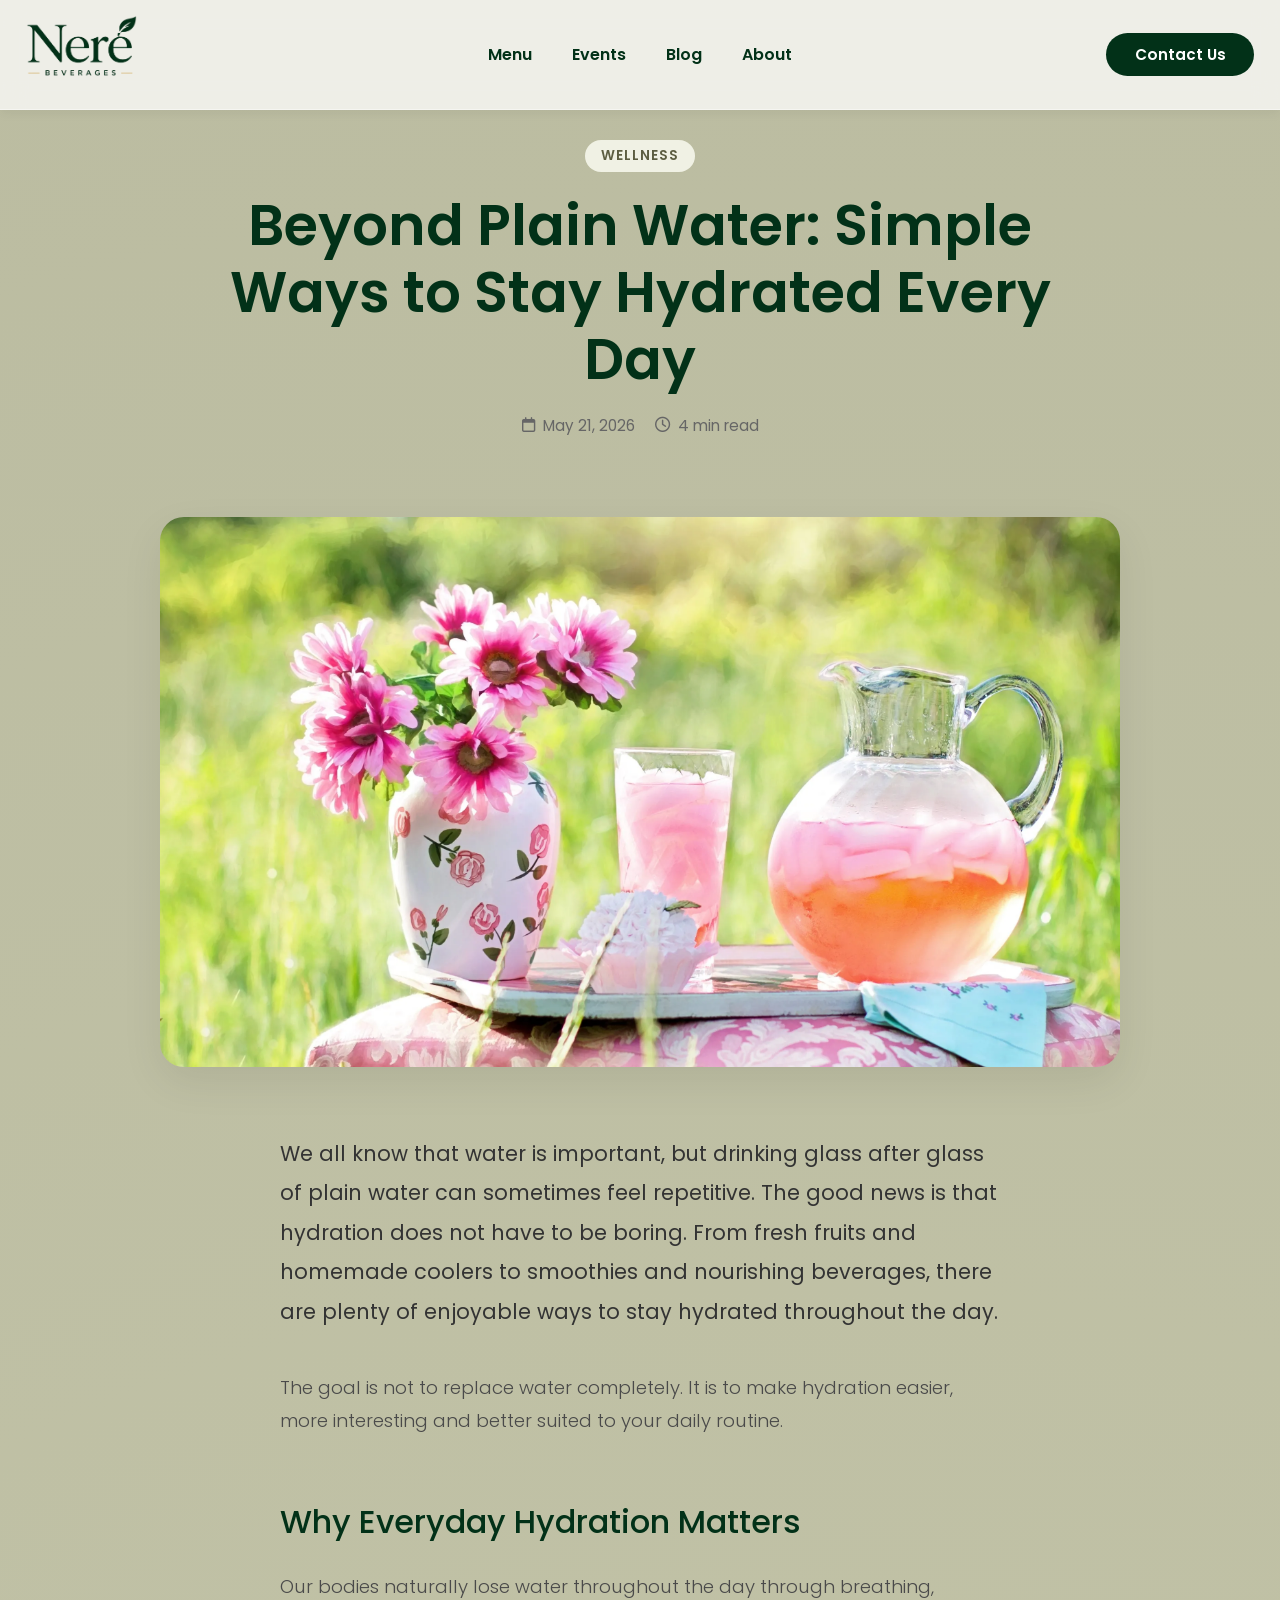
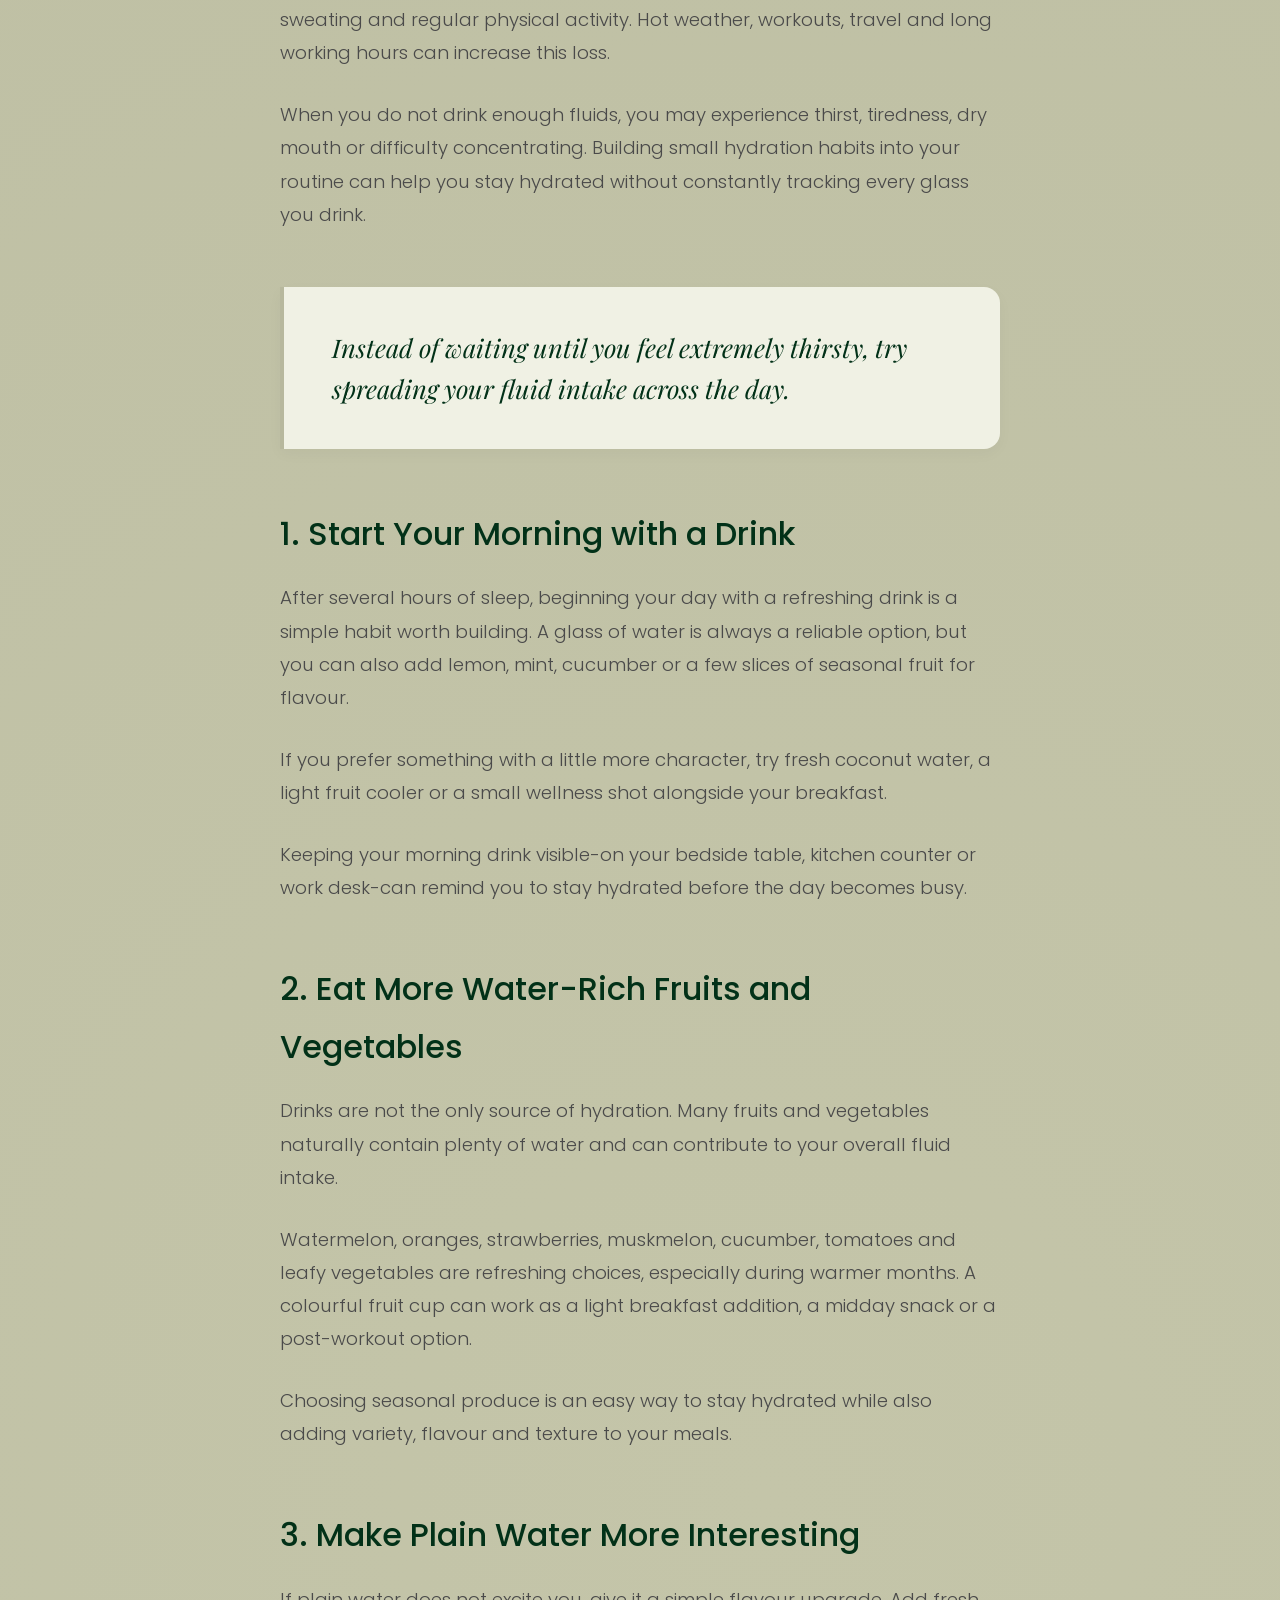
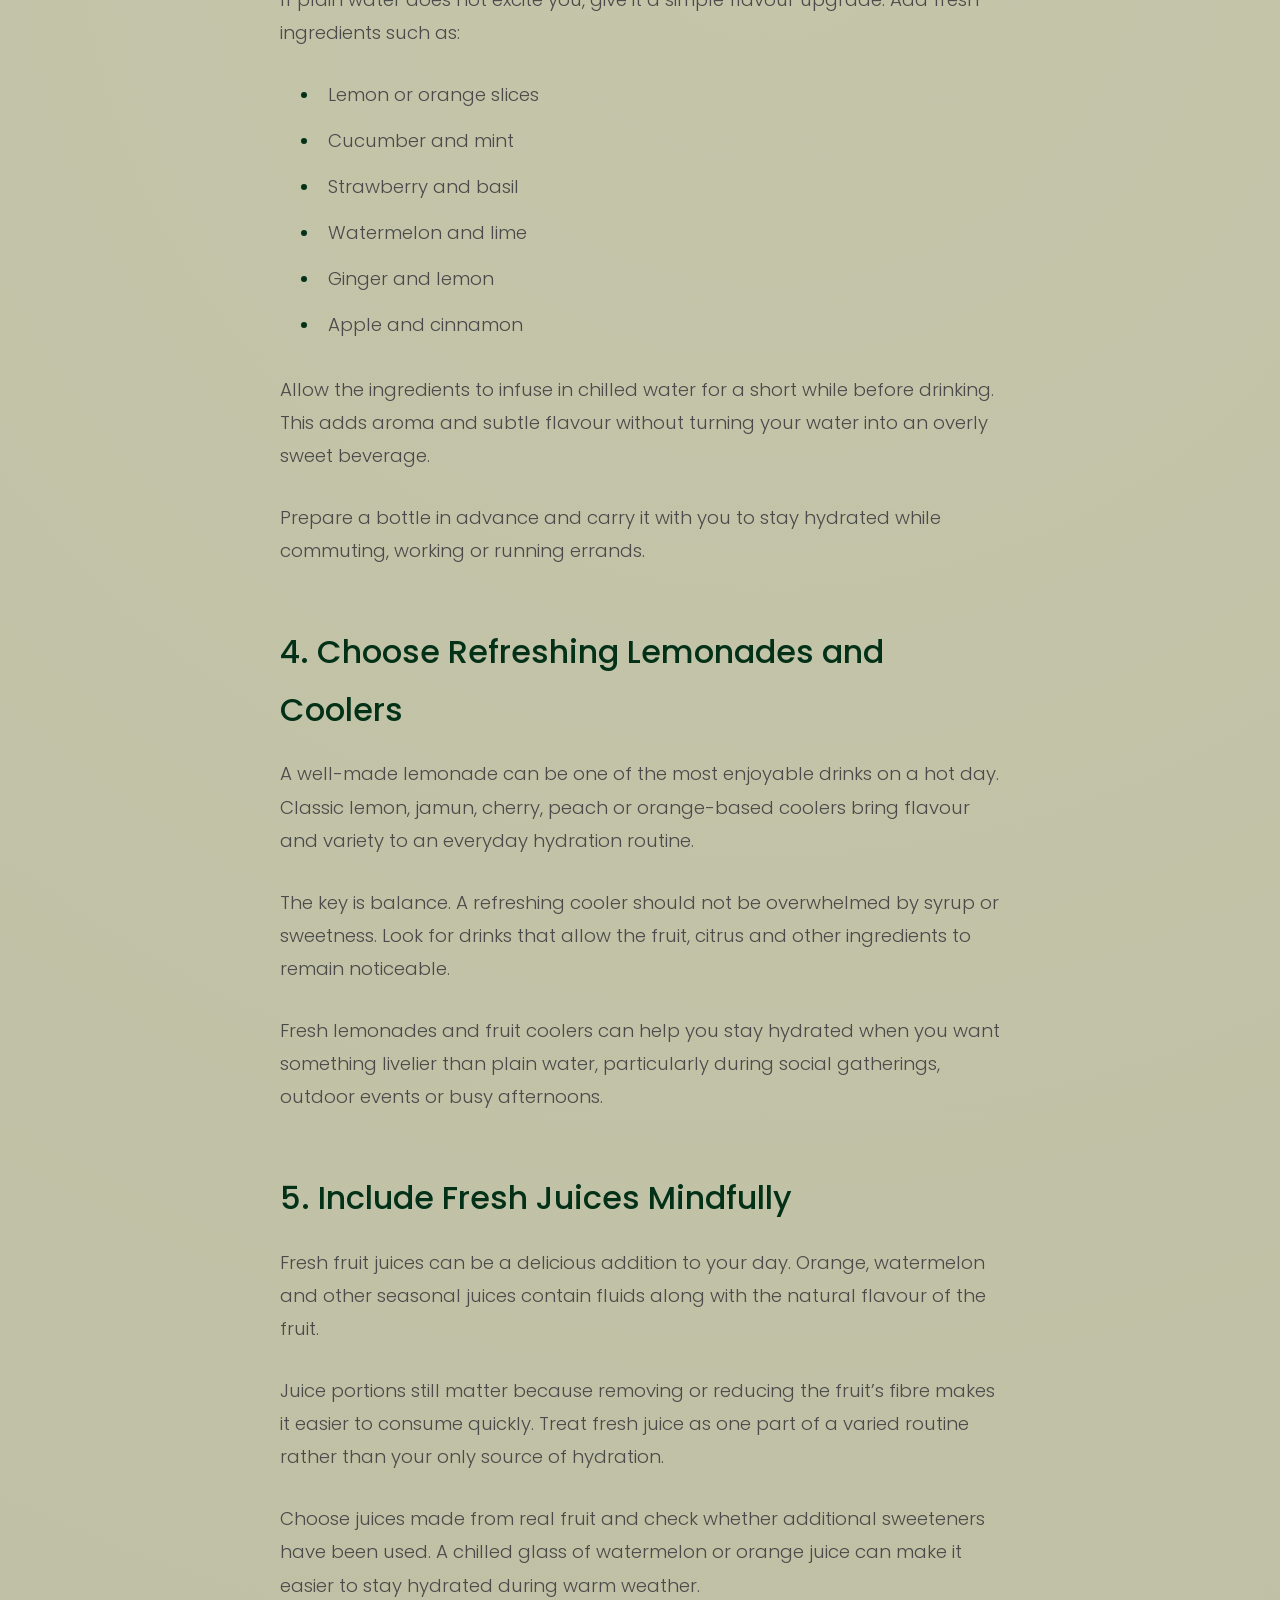
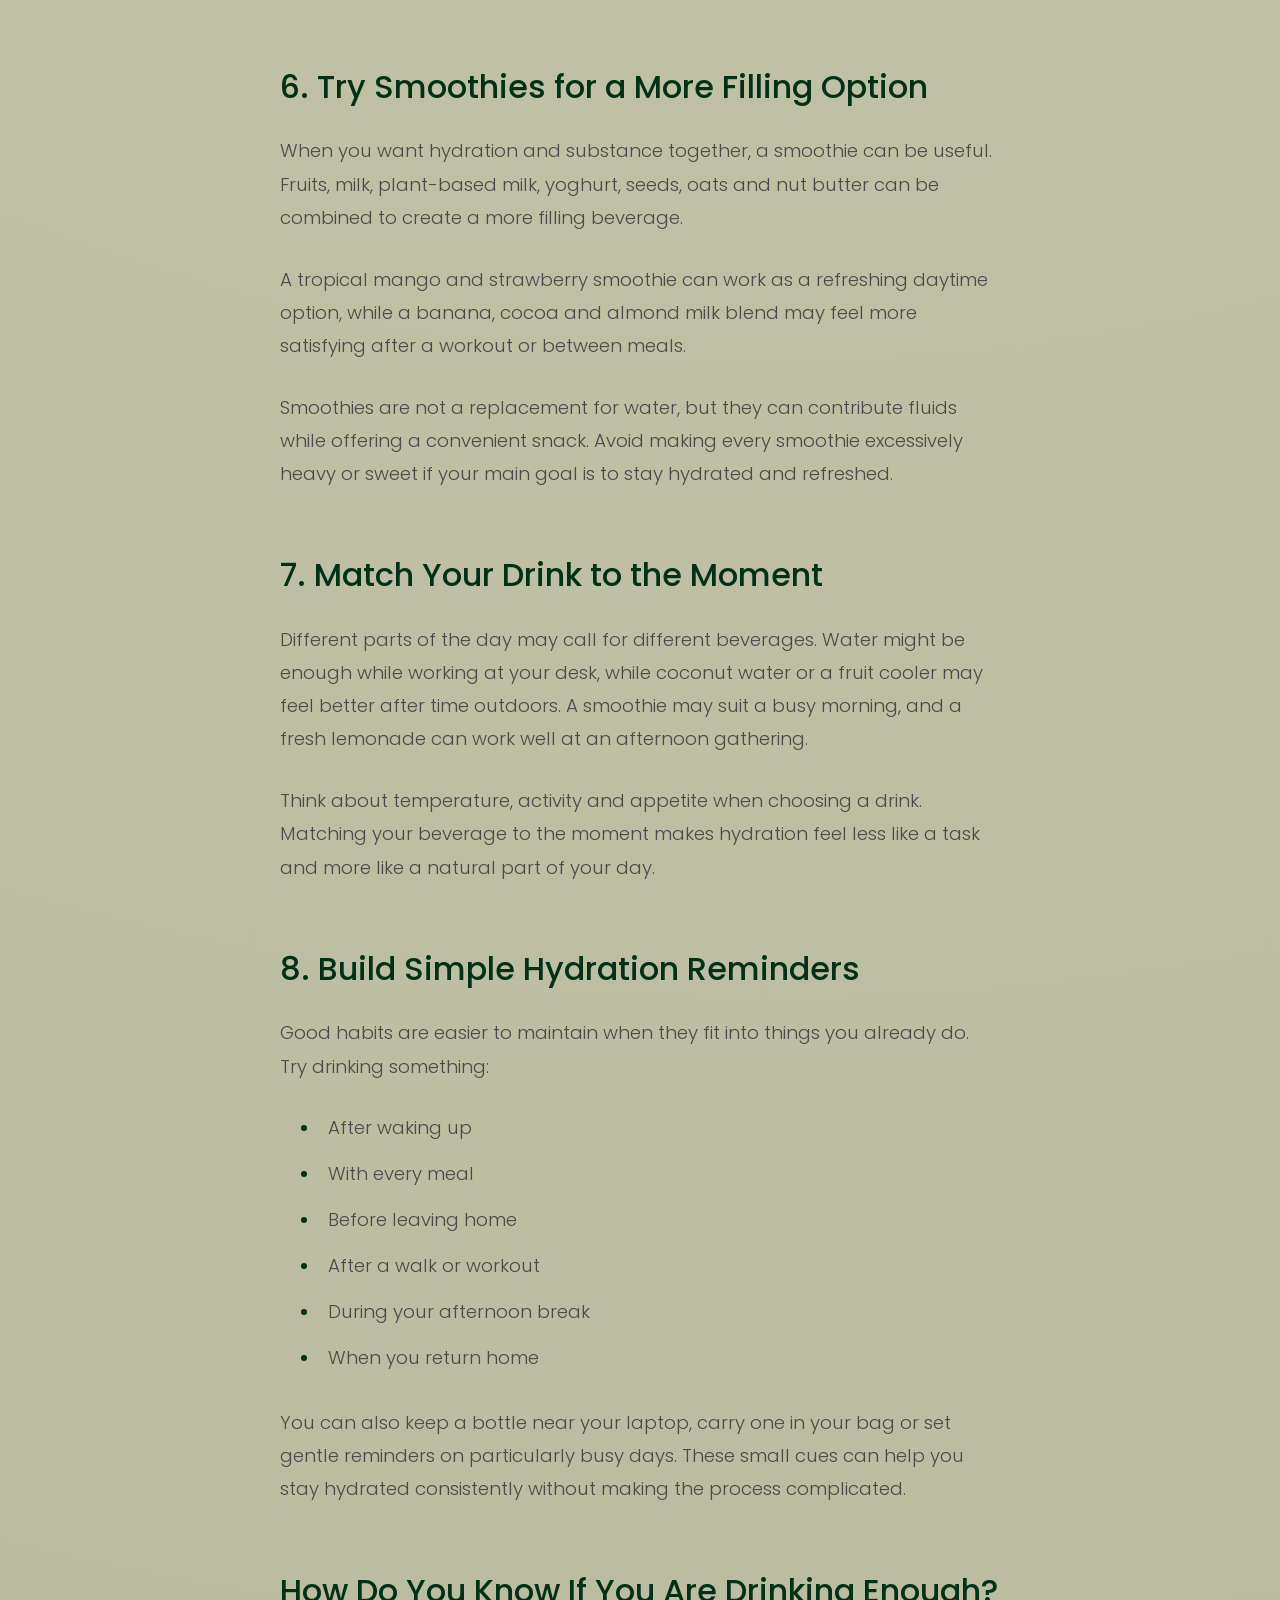
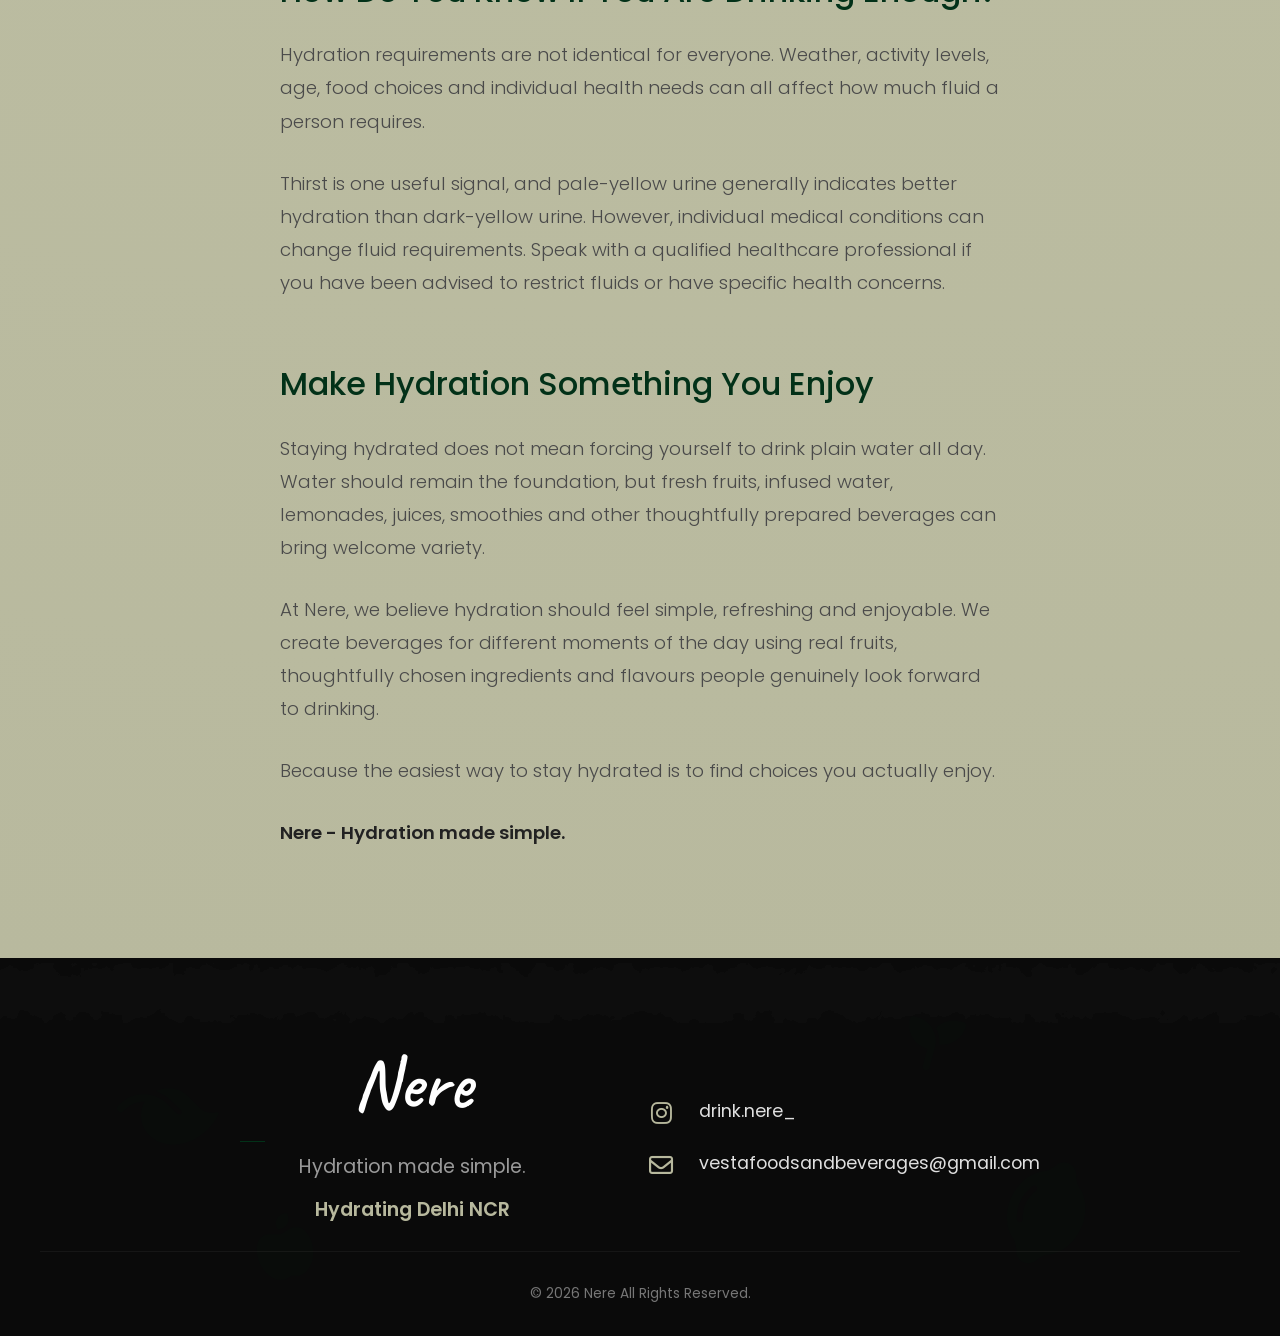
<file: beyond-plain-water.html>
<!DOCTYPE html>
<html lang="en">
<head>
    <meta charset="UTF-8">
    <meta name="viewport" content="width=device-width, initial-scale=1.0">
    <title>Beyond Plain Water: Simple Ways to Stay Hydrated Every Day | Nere</title>
    <meta name="description" content="Discover simple and enjoyable ways to stay hydrated every day—from fresh fruits and juices to smoothies, lemonades and smarter daily habits.">
    <link rel="stylesheet" href="style.css">
    <!-- Google Fonts for typography -->
    <link rel="preconnect" href="https://fonts.googleapis.com">
    <link rel="preconnect" href="https://fonts.gstatic.com" crossorigin>
    <link href="https://fonts.googleapis.com/css2?family=Caveat:wght@700&family=Poppins:wght@300;400;500;600&family=Playfair+Display:ital,wght@0,600;1,600&display=swap" rel="stylesheet">
    <link rel="stylesheet" href="https://cdnjs.cloudflare.com/ajax/libs/font-awesome/6.4.0/css/all.min.css">
    <link rel="icon" type="image/png" href="images/logo.png">
    <style>
        body {
            background-color: #fbfbfb;
        }
        .blog-header-section {
            padding: 140px 20px 40px 20px;
            text-align: center;
            max-width: 900px;
            margin: 0 auto;
        }
        .blog-header-section .blog-tag {
            display: inline-block;
            background-color: #f0f1e4;
            color: #5c5d41;
            padding: 6px 16px;
            border-radius: 50px;
            font-size: 0.85rem;
            font-weight: 600;
            letter-spacing: 1px;
            margin-bottom: 20px;
        }
        .blog-header-section h1 {
            font-size: 3.5rem;
            color: #023118;
            margin-bottom: 20px;
            font-family: 'Poppins', sans-serif;
            font-weight: 600;
            line-height: 1.2;
        }
        .blog-header-meta {
            display: flex;
            justify-content: center;
            align-items: center;
            gap: 20px;
            color: #666;
            font-size: 0.95rem;
            margin-bottom: 40px;
        }
        .blog-header-meta span {
            display: flex;
            align-items: center;
            gap: 8px;
        }
        .blog-thumbnail {
            max-width: 1000px;
            margin: 0 auto 60px auto;
            padding: 0 20px;
        }
        .blog-thumbnail img {
            width: 100%;
            height: auto;
            border-radius: 24px;
            box-shadow: 0 15px 40px rgba(0, 0, 0, 0.08);
            object-fit: cover;
            max-height: 550px;
        }
        .blog-post-content {
            max-width: 760px;
            margin: 0 auto;
            padding: 0 20px 80px 20px;
            font-family: 'Poppins', sans-serif;
            color: #4a4a4a;
            line-height: 1.8;
            font-size: 1.15rem;
            font-weight: 300;
        }
        .blog-post-content h2 {
            font-size: 2rem;
            color: #023118;
            margin-top: 3.5rem;
            margin-bottom: 1.2rem;
            font-weight: 500;
        }
        .blog-post-content h3 {
            font-size: 1.5rem;
            color: #023118;
            margin-top: 2.5rem;
            margin-bottom: 1rem;
            font-weight: 500;
        }
        .blog-post-content p {
            margin-bottom: 1.8rem;
        }
        .blog-post-content .lead-paragraph {
            font-size: 1.3rem;
            color: #333;
            line-height: 1.9;
            margin-bottom: 2.5rem;
            font-weight: 400;
        }
        .blog-post-content ul {
            margin-bottom: 2rem;
            padding-left: 2.5rem;
            list-style-type: disc;
        }
        .blog-post-content ol {
            margin-bottom: 2rem;
            padding-left: 2.5rem;
            list-style-type: decimal;
        }
        .blog-post-content li {
            margin-bottom: 0.8rem;
            padding-left: 0.5rem;
        }
        .blog-post-content li::marker {
            color: #023118;
            font-weight: 600;
        }
        .blog-post-content strong {
            font-weight: 600;
            color: #222;
        }
        .blog-post-content a {
            color: #797a5b;
            text-decoration: underline;
            text-decoration-color: rgba(121, 122, 91, 0.3);
            text-underline-offset: 4px;
            transition: all 0.3s ease;
        }
        .blog-post-content a:hover {
            color: #023118;
            text-decoration-color: #023118;
        }
        .blog-quote {
            background-color: #f0f1e4;
            border-left: 4px solid #b7b89d;
            padding: 2.5rem 3rem;
            border-radius: 0 16px 16px 0;
            margin: 3.5rem 0;
            font-family: 'Playfair Display', serif;
            font-size: 1.6rem;
            color: #023118;
            line-height: 1.6;
            font-style: italic;
            box-shadow: 0 5px 15px rgba(0,0,0,0.03);
        }
        .blog-sources {
            margin-top: 4rem;
            padding-top: 2rem;
            border-top: 1px solid #e0e0e0;
            font-size: 0.95rem;
            color: #777;
        }
        @media (max-width: 768px) {
            .blog-header-section h1 {
                font-size: 2.5rem;
            }
            .blog-thumbnail {
                margin-bottom: 40px;
            }
            .blog-post-content {
                font-size: 1.05rem;
            }
            .blog-post-content h2 {
                font-size: 1.6rem;
            }
            .blog-quote {
                padding: 1.5rem;
                font-size: 1.3rem;
            }
        }
    </style>
</head>
<body>
    <!-- Navbar from index.html / previous pages -->
    <header class="navbar">
        <div class="logo">
            <a href="index.html">
                <img src="images/logo.png" alt="Foodily Logo" class="logo-img">
            </a>
        </div>
        <button class="mobile-menu-btn"
            onclick="document.querySelector('.nav-links').classList.toggle('active'); this.classList.toggle('open');">
            <span></span>
            <span></span>
            <span></span>
        </button>
        <nav class="nav-links">
            <a href="index.html#menu"
                onclick="document.querySelector('.nav-links').classList.remove('active'); document.querySelector('.mobile-menu-btn').classList.remove('open');">Menu</a>
            <a href="index.html#events"
                onclick="document.querySelector('.nav-links').classList.remove('active'); document.querySelector('.mobile-menu-btn').classList.remove('open');">Events</a>
            <a href="index.html#blog"
                onclick="document.querySelector('.nav-links').classList.remove('active'); document.querySelector('.mobile-menu-btn').classList.remove('open');">Blog</a>
            <a href="index.html#about"
                onclick="document.querySelector('.nav-links').classList.remove('active'); document.querySelector('.mobile-menu-btn').classList.remove('open');">About</a>
            <a href="index.html#contact" class="mobile-contact-link"
                onclick="document.querySelector('.nav-links').classList.remove('active'); document.querySelector('.mobile-menu-btn').classList.remove('open');">Contact
                Us</a>
        </nav>
        <a href="index.html#contact" class="nav-contact-btn" style="text-decoration: none;">Contact Us</a>
    </header>

    <article>
        <div class="blog-header-section">
            <span class="blog-tag">WELLNESS</span>
            <h1>Beyond Plain Water: Simple Ways to Stay Hydrated Every Day</h1>
            <div class="blog-header-meta">
                <span><i class="far fa-calendar"></i> May 21, 2026</span>
                <span><i class="far fa-clock"></i> 4 min read</span>
            </div>
        </div>

        <div class="blog-thumbnail">
            <img src="images/Beyondplainwater.jpg.webp" alt="Banana Smoothie - Wellness">
        </div>

        <div class="blog-post-content">
            <p class="lead-paragraph">We all know that water is important, but drinking glass after glass of plain water can sometimes feel repetitive. The good news is that hydration does not have to be boring. From fresh fruits and homemade coolers to smoothies and nourishing beverages, there are plenty of enjoyable ways to stay hydrated throughout the day.</p>
            
            <p>The goal is not to replace water completely. It is to make hydration easier, more interesting and better suited to your daily routine.</p>

            <h2>Why Everyday Hydration Matters</h2>
            <p>Our bodies naturally lose water throughout the day through breathing, sweating and regular physical activity. Hot weather, workouts, travel and long working hours can increase this loss.</p>
            <p>When you do not drink enough fluids, you may experience thirst, tiredness, dry mouth or difficulty concentrating. Building small hydration habits into your routine can help you stay hydrated without constantly tracking every glass you drink.</p>
            <div class="blog-quote">
                Instead of waiting until you feel extremely thirsty, try spreading your fluid intake across the day.
            </div>

            <h2>1. Start Your Morning with a Drink</h2>
            <p>After several hours of sleep, beginning your day with a refreshing drink is a simple habit worth building. A glass of water is always a reliable option, but you can also add lemon, mint, cucumber or a few slices of seasonal fruit for flavour.</p>
            <p>If you prefer something with a little more character, try fresh coconut water, a light fruit cooler or a small wellness shot alongside your breakfast.</p>
            <p>Keeping your morning drink visible-on your bedside table, kitchen counter or work desk-can remind you to stay hydrated before the day becomes busy.</p>

            <h2>2. Eat More Water-Rich Fruits and Vegetables</h2>
            <p>Drinks are not the only source of hydration. Many fruits and vegetables naturally contain plenty of water and can contribute to your overall fluid intake.</p>
            <p>Watermelon, oranges, strawberries, muskmelon, cucumber, tomatoes and leafy vegetables are refreshing choices, especially during warmer months. A colourful fruit cup can work as a light breakfast addition, a midday snack or a post-workout option.</p>
            <p>Choosing seasonal produce is an easy way to stay hydrated while also adding variety, flavour and texture to your meals.</p>

            <h2>3. Make Plain Water More Interesting</h2>
            <p>If plain water does not excite you, give it a simple flavour upgrade. Add fresh ingredients such as:</p>
            <ul>
                <li>Lemon or orange slices</li>
                <li>Cucumber and mint</li>
                <li>Strawberry and basil</li>
                <li>Watermelon and lime</li>
                <li>Ginger and lemon</li>
                <li>Apple and cinnamon</li>
            </ul>
            <p>Allow the ingredients to infuse in chilled water for a short while before drinking. This adds aroma and subtle flavour without turning your water into an overly sweet beverage.</p>
            <p>Prepare a bottle in advance and carry it with you to stay hydrated while commuting, working or running errands.</p>

            <h2>4. Choose Refreshing Lemonades and Coolers</h2>
            <p>A well-made lemonade can be one of the most enjoyable drinks on a hot day. Classic lemon, jamun, cherry, peach or orange-based coolers bring flavour and variety to an everyday hydration routine.</p>
            <p>The key is balance. A refreshing cooler should not be overwhelmed by syrup or sweetness. Look for drinks that allow the fruit, citrus and other ingredients to remain noticeable.</p>
            <p>Fresh lemonades and fruit coolers can help you stay hydrated when you want something livelier than plain water, particularly during social gatherings, outdoor events or busy afternoons.</p>

            <h2>5. Include Fresh Juices Mindfully</h2>
            <p>Fresh fruit juices can be a delicious addition to your day. Orange, watermelon and other seasonal juices contain fluids along with the natural flavour of the fruit.</p>
            <p>Juice portions still matter because removing or reducing the fruit’s fibre makes it easier to consume quickly. Treat fresh juice as one part of a varied routine rather than your only source of hydration.</p>
            <p>Choose juices made from real fruit and check whether additional sweeteners have been used. A chilled glass of watermelon or orange juice can make it easier to stay hydrated during warm weather.</p>

            <h2>6. Try Smoothies for a More Filling Option</h2>
            <p>When you want hydration and substance together, a smoothie can be useful. Fruits, milk, plant-based milk, yoghurt, seeds, oats and nut butter can be combined to create a more filling beverage.</p>
            <p>A tropical mango and strawberry smoothie can work as a refreshing daytime option, while a banana, cocoa and almond milk blend may feel more satisfying after a workout or between meals.</p>
            <p>Smoothies are not a replacement for water, but they can contribute fluids while offering a convenient snack. Avoid making every smoothie excessively heavy or sweet if your main goal is to stay hydrated and refreshed.</p>

            <h2>7. Match Your Drink to the Moment</h2>
            <p>Different parts of the day may call for different beverages. Water might be enough while working at your desk, while coconut water or a fruit cooler may feel better after time outdoors. A smoothie may suit a busy morning, and a fresh lemonade can work well at an afternoon gathering.</p>
            <p>Think about temperature, activity and appetite when choosing a drink. Matching your beverage to the moment makes hydration feel less like a task and more like a natural part of your day.</p>

            <h2>8. Build Simple Hydration Reminders</h2>
            <p>Good habits are easier to maintain when they fit into things you already do. Try drinking something:</p>
            <ul>
                <li>After waking up</li>
                <li>With every meal</li>
                <li>Before leaving home</li>
                <li>After a walk or workout</li>
                <li>During your afternoon break</li>
                <li>When you return home</li>
            </ul>
            <p>You can also keep a bottle near your laptop, carry one in your bag or set gentle reminders on particularly busy days. These small cues can help you stay hydrated consistently without making the process complicated.</p>

            <h2>How Do You Know If You Are Drinking Enough?</h2>
            <p>Hydration requirements are not identical for everyone. Weather, activity levels, age, food choices and individual health needs can all affect how much fluid a person requires.</p>
            <p>Thirst is one useful signal, and pale-yellow urine generally indicates better hydration than dark-yellow urine. However, individual medical conditions can change fluid requirements. Speak with a qualified healthcare professional if you have been advised to restrict fluids or have specific health concerns.</p>

            <h2>Make Hydration Something You Enjoy</h2>
            <p>Staying hydrated does not mean forcing yourself to drink plain water all day. Water should remain the foundation, but fresh fruits, infused water, lemonades, juices, smoothies and other thoughtfully prepared beverages can bring welcome variety.</p>
            <p>At Nere, we believe hydration should feel simple, refreshing and enjoyable. We create beverages for different moments of the day using real fruits, thoughtfully chosen ingredients and flavours people genuinely look forward to drinking.</p>
            <p>Because the easiest way to stay hydrated is to find choices you actually enjoy.</p>
            <p><strong>Nere - Hydration made simple.</strong></p>
        </div>
    </article>

    <!-- Footer Section -->
    <footer class="site-footer">
        <div class="footer-ragged-edge">
            <svg width="0" height="0">
                <filter id="footer-ragged">
                    <feTurbulence type="fractalNoise" baseFrequency="0.05" numOctaves="4" result="noise" />
                    <feDisplacementMap in="SourceGraphic" in2="noise" scale="30" xChannelSelector="R"
                        yChannelSelector="G" />
                </filter>
            </svg>
            <div class="footer-ragged-shape"></div>
        </div>

        <div class="footer-bg">
            <i class="fas fa-leaf footer-leaf-1"></i>
            <i class="fas fa-lemon footer-lemon-1"></i>
            <i class="fas fa-seedling footer-seedling-1"></i>
            <i class="fas fa-apple-whole footer-apple-1"></i>
        </div>

        <div class="footer-container">
            <div class="footer-grid"
                style="grid-template-columns: 1fr 1fr; max-width: 800px; margin: 0 auto; text-align: center; gap: 4rem;">
                <div class="footer-col">
                    <h2 class="footer-heading"
                        style="font-family: 'Caveat', cursive; font-size: 4.5rem; color: #ffffff; margin-bottom: 0.5rem;">
                        Nere</h2>
                    <p class="footer-text" style="font-size: 1.2rem; margin-bottom: 0.5rem;">Hydration made simple.</p>
                    <p class="footer-text" style="font-size: 1.2rem; font-weight: 600; color: #b7b89d;">Hydrating Delhi
                        NCR</p>
                </div>

                <div class="footer-col"
                    style="display: flex; flex-direction: column; justify-content: center; align-items: center;">
                    <div style="display: flex; flex-direction: column; align-items: flex-start;">
                        <div class="footer-contact-item"
                            style="display: flex; align-items: center; font-size: 1.1rem; margin-bottom: 1.5rem;">
                            <i class="fab fa-instagram"
                                style="color: #b7b89d; font-size: 1.5rem; margin-right: 10px; width: 24px; text-align: center;"></i>
                            <a href="https://www.instagram.com/drink.nere_/"
                                style="color: #e0e0e0; text-decoration: none;">drink.nere_</a>
                        </div>
                        <div class="footer-contact-item" style="display: flex; align-items: center; font-size: 1.1rem;">
                            <i class="far fa-envelope"
                                style="color: #b7b89d; font-size: 1.5rem; margin-right: 10px; width: 24px; text-align: center;"></i>
                            <a href="mailto:vestafoodsandbeverages@gmail.com"
                                style="color: #e0e0e0; text-decoration: none;">vestafoodsandbeverages@gmail.com</a>
                        </div>
                    </div>
                </div>
            </div>

            <div class="footer-bottom">
                <p>&copy; 2026 Nere All Rights Reserved.</p>
            </div>
        </div>
    </footer>
</body>
</html>
</file>
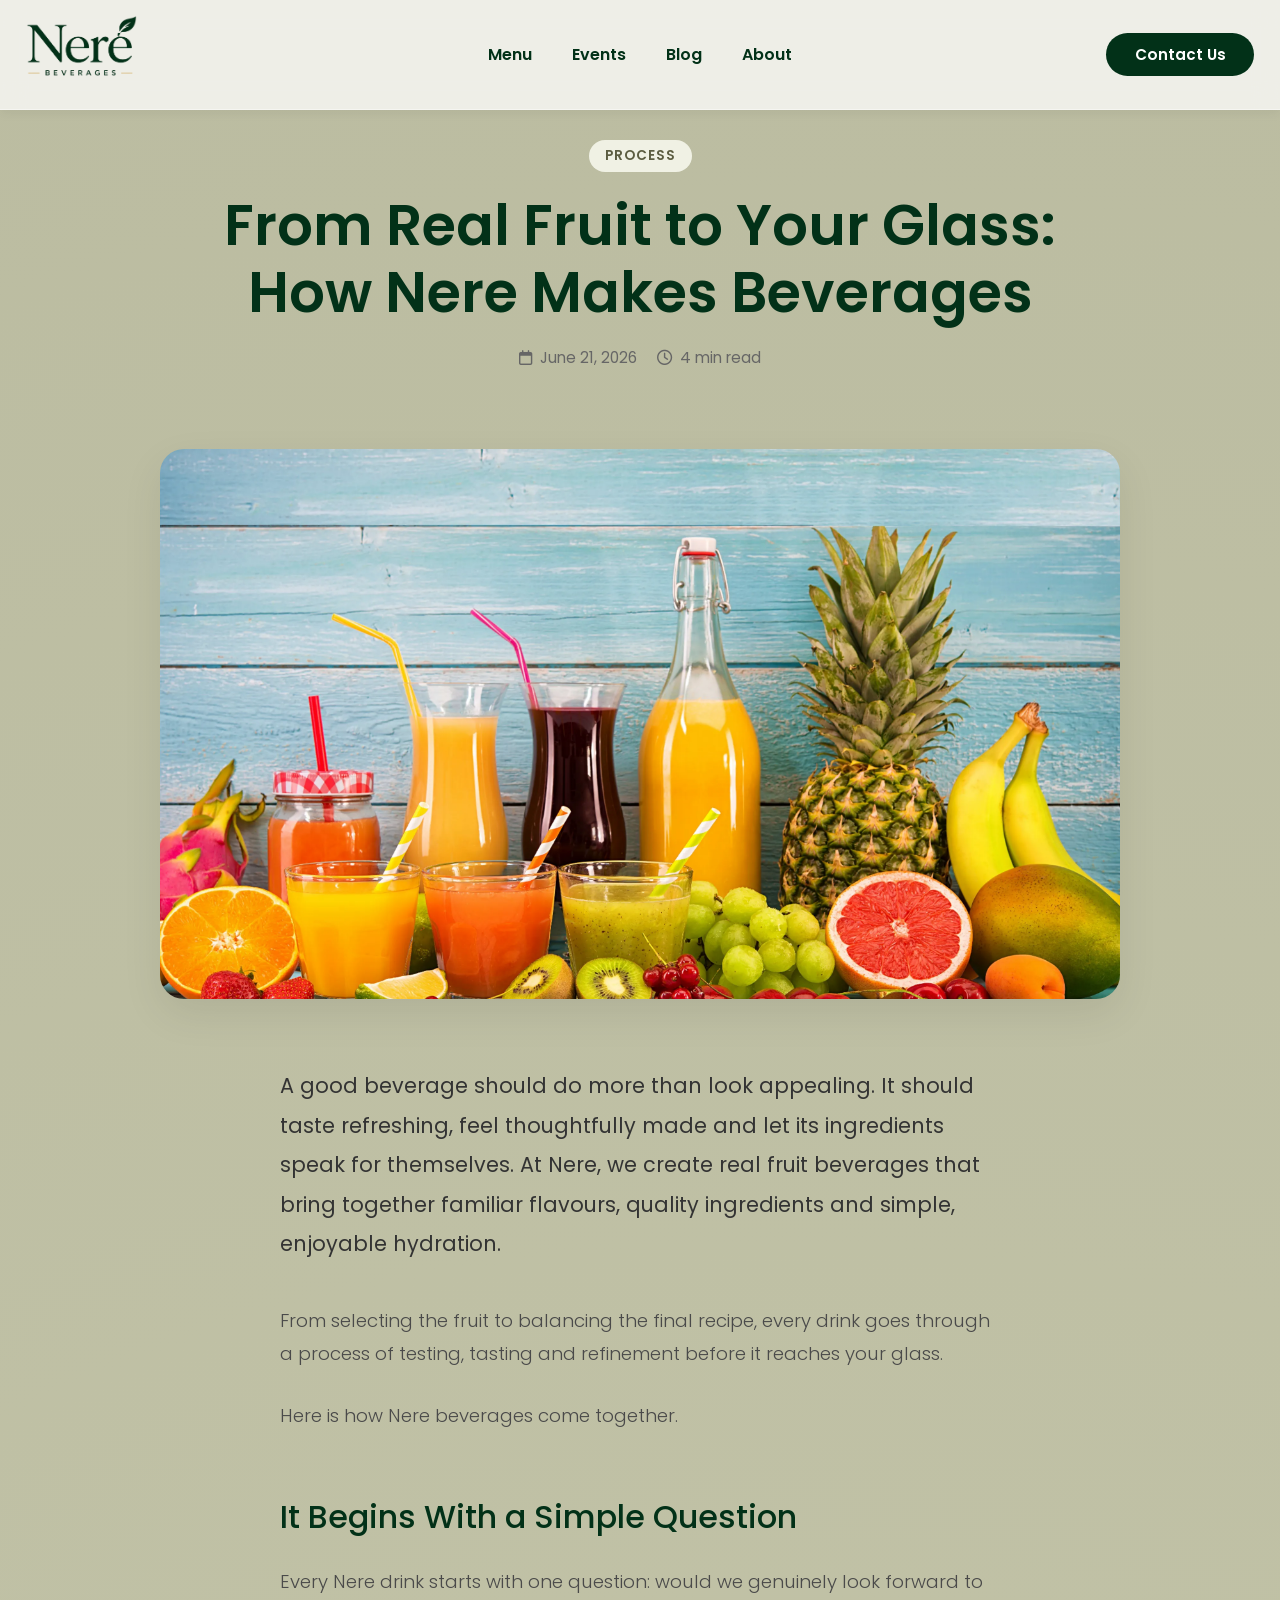
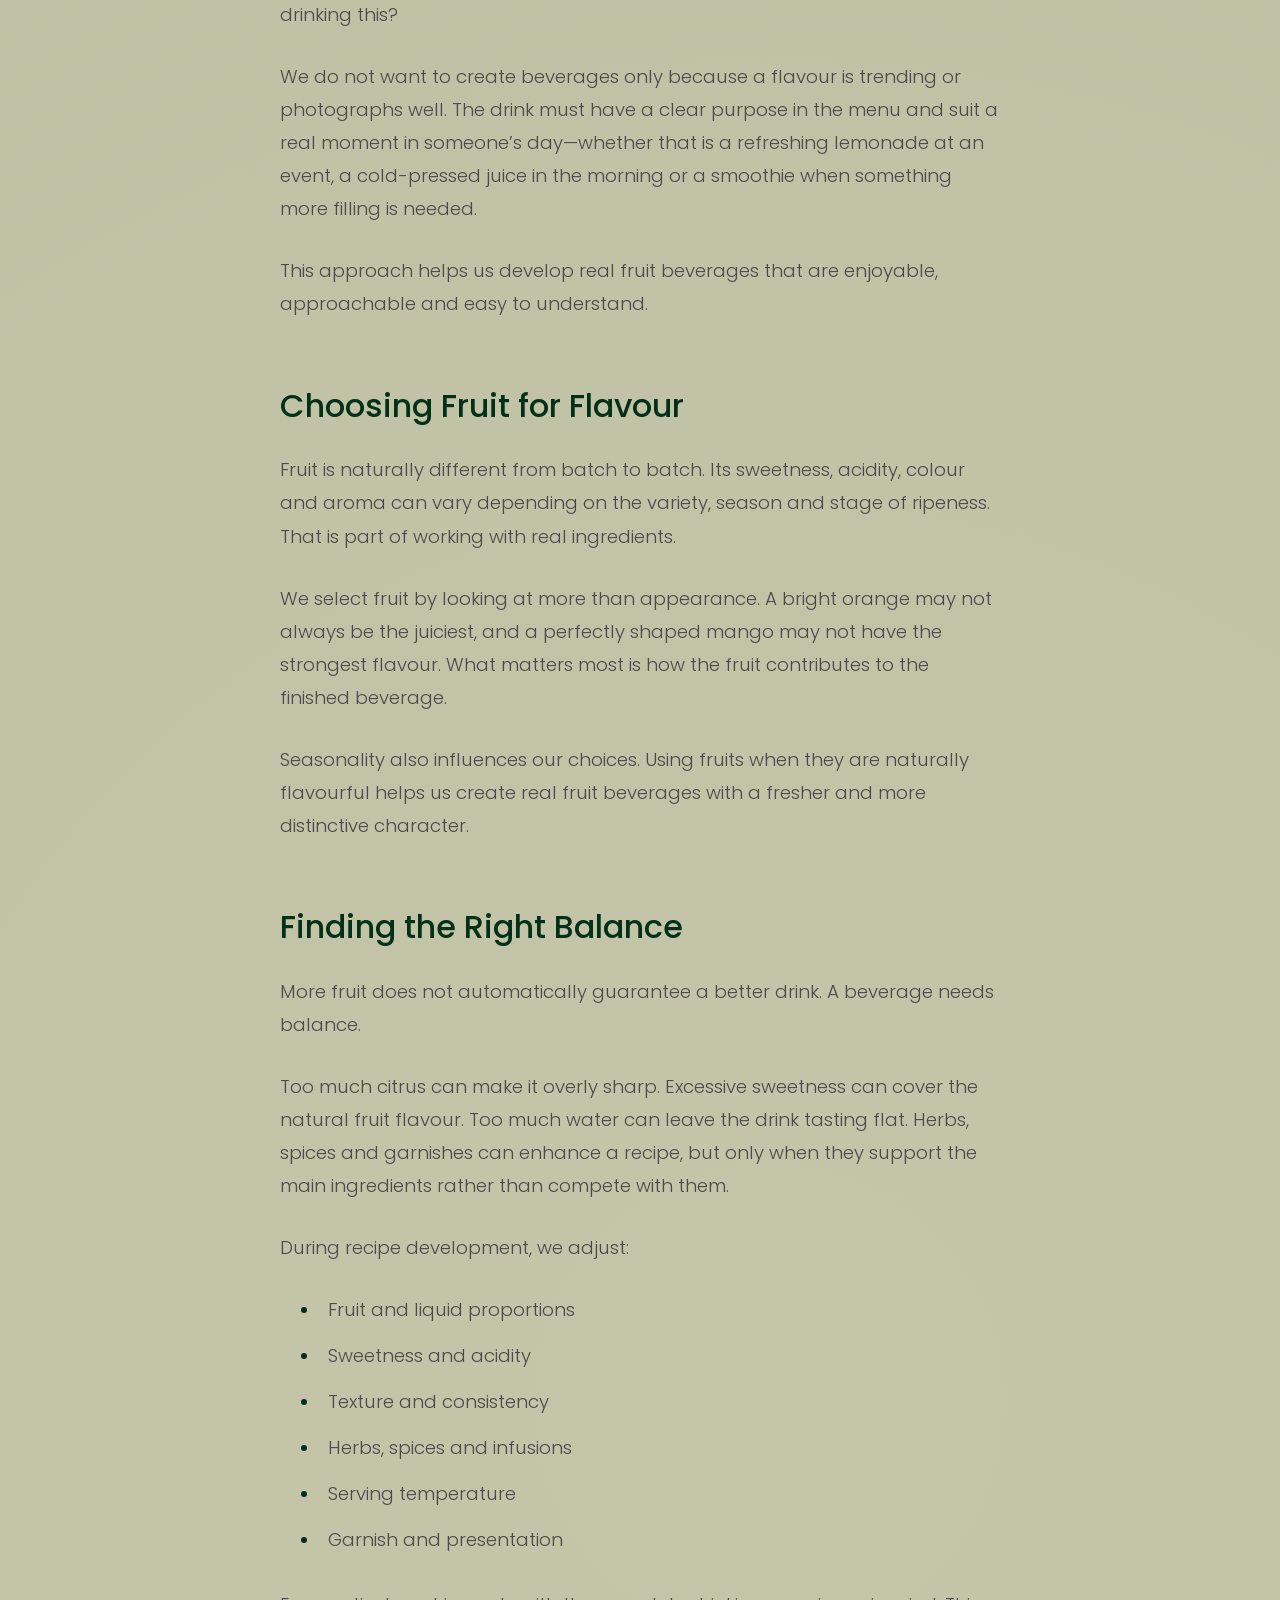
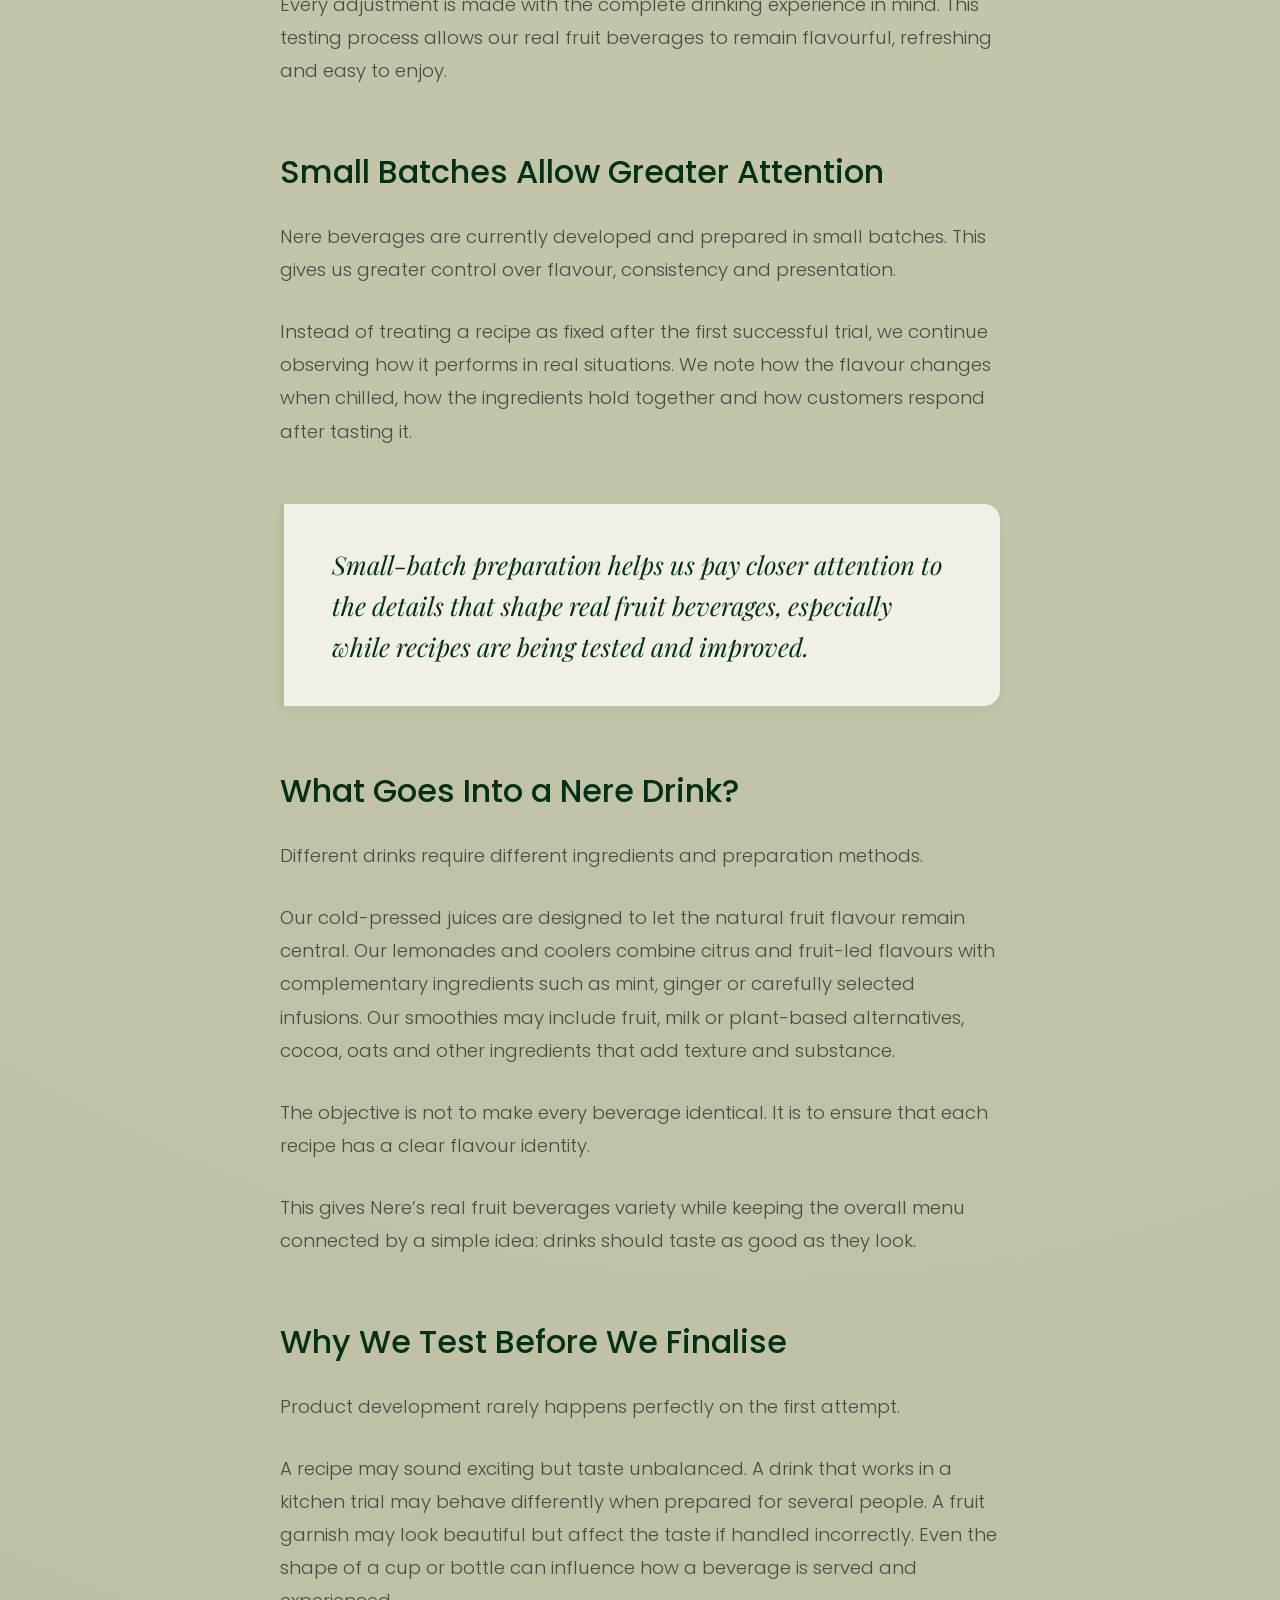
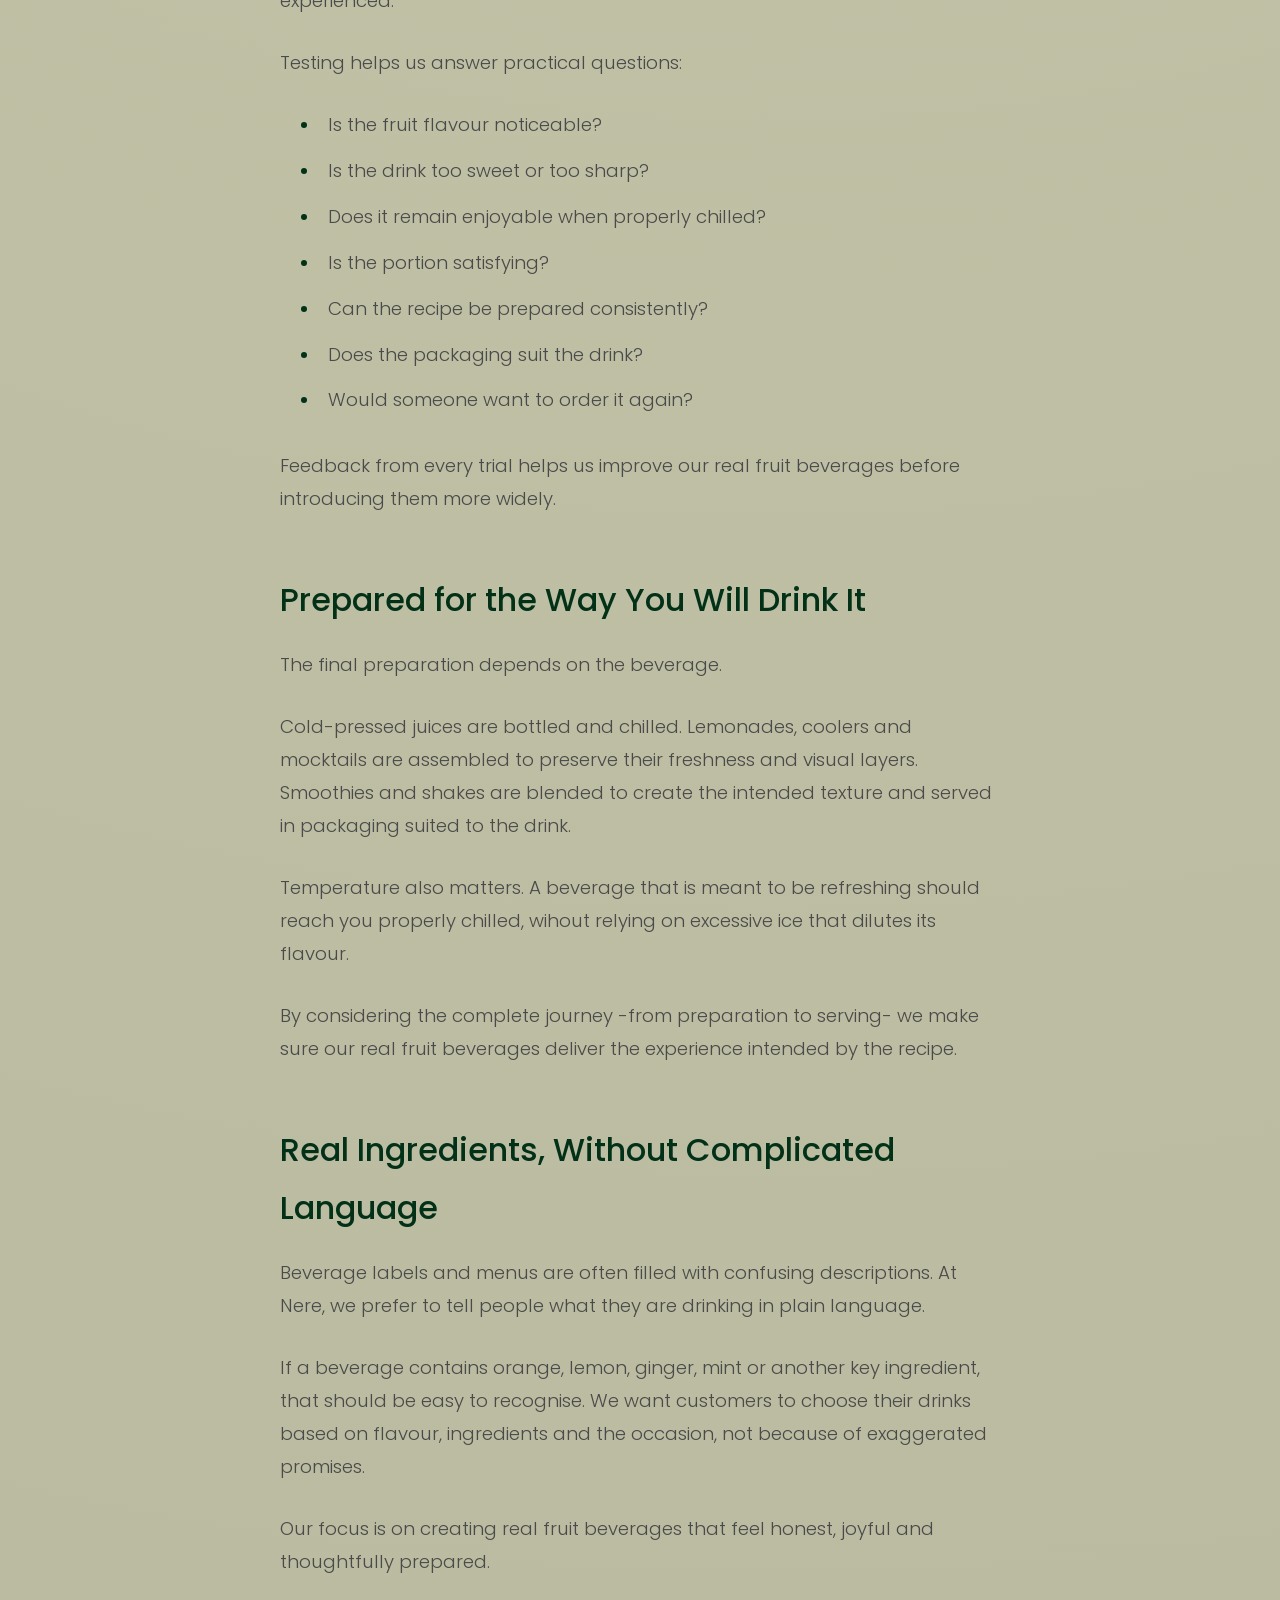
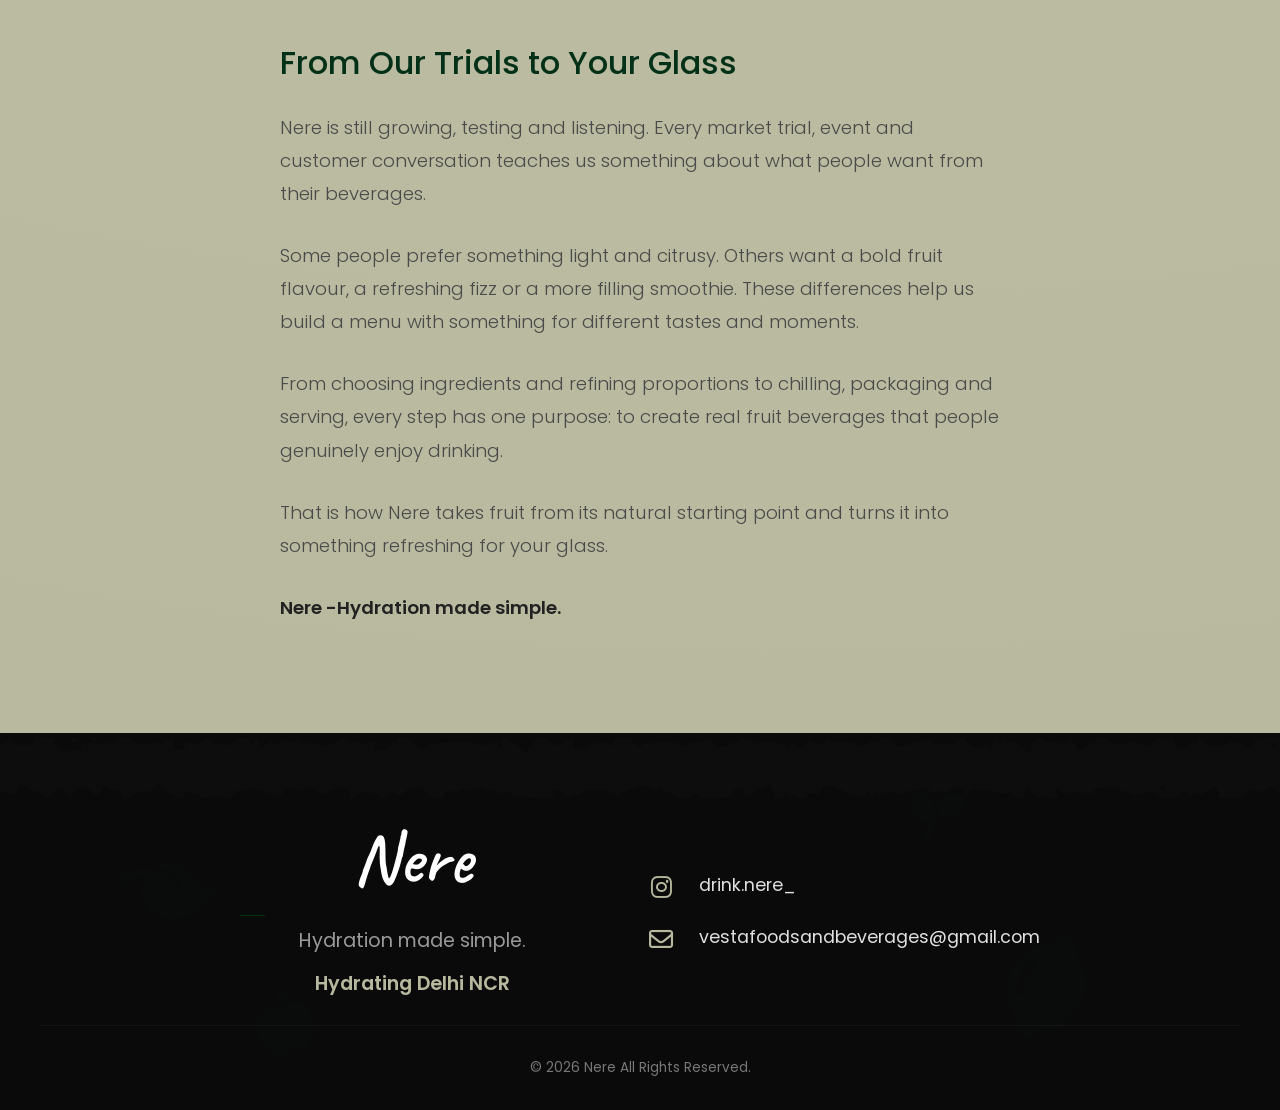
<file: from-real-fruit-to-your-glass.html>
<!DOCTYPE html>
<html lang="en">
<head>
    <meta charset="UTF-8">
    <meta name="viewport" content="width=device-width, initial-scale=1.0">
    <title>From Real Fruit to Your Glass: How Nere Makes Beverages | Nere</title>
    <meta name="description" content="Discover how Nere creates real fruit beverages in small batches using thoughtfully chosen ingredients, balanced recipes and fresh, vibrant flavours.">
    <link rel="stylesheet" href="style.css">
    <!-- Google Fonts for typography -->
    <link rel="preconnect" href="https://fonts.googleapis.com">
    <link rel="preconnect" href="https://fonts.gstatic.com" crossorigin>
    <link href="https://fonts.googleapis.com/css2?family=Caveat:wght@700&family=Poppins:wght@300;400;500;600&family=Playfair+Display:ital,wght@0,600;1,600&display=swap" rel="stylesheet">
    <link rel="stylesheet" href="https://cdnjs.cloudflare.com/ajax/libs/font-awesome/6.4.0/css/all.min.css">
    <link rel="icon" type="image/png" href="images/logo.png">
    <style>
        body {
            background-color: #fbfbfb;
        }
        .blog-header-section {
            padding: 140px 20px 40px 20px;
            text-align: center;
            max-width: 900px;
            margin: 0 auto;
        }
        .blog-header-section .blog-tag {
            display: inline-block;
            background-color: #f0f1e4;
            color: #5c5d41;
            padding: 6px 16px;
            border-radius: 50px;
            font-size: 0.85rem;
            font-weight: 600;
            letter-spacing: 1px;
            margin-bottom: 20px;
        }
        .blog-header-section h1 {
            font-size: 3.5rem;
            color: #023118;
            margin-bottom: 20px;
            font-family: 'Poppins', sans-serif;
            font-weight: 600;
            line-height: 1.2;
        }
        .blog-header-meta {
            display: flex;
            justify-content: center;
            align-items: center;
            gap: 20px;
            color: #666;
            font-size: 0.95rem;
            margin-bottom: 40px;
        }
        .blog-header-meta span {
            display: flex;
            align-items: center;
            gap: 8px;
        }
        .blog-thumbnail {
            max-width: 1000px;
            margin: 0 auto 60px auto;
            padding: 0 20px;
        }
        .blog-thumbnail img {
            width: 100%;
            height: auto;
            border-radius: 24px;
            box-shadow: 0 15px 40px rgba(0, 0, 0, 0.08);
            object-fit: cover;
            max-height: 550px;
        }
        .blog-post-content {
            max-width: 760px;
            margin: 0 auto;
            padding: 0 20px 80px 20px;
            font-family: 'Poppins', sans-serif;
            color: #4a4a4a;
            line-height: 1.8;
            font-size: 1.15rem;
            font-weight: 300;
        }
        .blog-post-content h2 {
            font-size: 2rem;
            color: #023118;
            margin-top: 3.5rem;
            margin-bottom: 1.2rem;
            font-weight: 500;
        }
        .blog-post-content h3 {
            font-size: 1.5rem;
            color: #023118;
            margin-top: 2.5rem;
            margin-bottom: 1rem;
            font-weight: 500;
        }
        .blog-post-content p {
            margin-bottom: 1.8rem;
        }
        .blog-post-content .lead-paragraph {
            font-size: 1.3rem;
            color: #333;
            line-height: 1.9;
            margin-bottom: 2.5rem;
            font-weight: 400;
        }
        .blog-post-content ul {
            margin-bottom: 2rem;
            padding-left: 2.5rem;
            list-style-type: disc;
        }
        .blog-post-content ol {
            margin-bottom: 2rem;
            padding-left: 2.5rem;
            list-style-type: decimal;
        }
        .blog-post-content li {
            margin-bottom: 0.8rem;
            padding-left: 0.5rem;
        }
        .blog-post-content li::marker {
            color: #023118;
            font-weight: 600;
        }
        .blog-post-content strong {
            font-weight: 600;
            color: #222;
        }
        .blog-post-content a {
            color: #797a5b;
            text-decoration: underline;
            text-decoration-color: rgba(121, 122, 91, 0.3);
            text-underline-offset: 4px;
            transition: all 0.3s ease;
        }
        .blog-post-content a:hover {
            color: #023118;
            text-decoration-color: #023118;
        }
        .blog-quote {
            background-color: #f0f1e4;
            border-left: 4px solid #b7b89d;
            padding: 2.5rem 3rem;
            border-radius: 0 16px 16px 0;
            margin: 3.5rem 0;
            font-family: 'Playfair Display', serif;
            font-size: 1.6rem;
            color: #023118;
            line-height: 1.6;
            font-style: italic;
            box-shadow: 0 5px 15px rgba(0,0,0,0.03);
        }
        .blog-sources {
            margin-top: 4rem;
            padding-top: 2rem;
            border-top: 1px solid #e0e0e0;
            font-size: 0.95rem;
            color: #777;
        }
        @media (max-width: 768px) {
            .blog-header-section h1 {
                font-size: 2.5rem;
            }
            .blog-thumbnail {
                margin-bottom: 40px;
            }
            .blog-post-content {
                font-size: 1.05rem;
            }
            .blog-post-content h2 {
                font-size: 1.6rem;
            }
            .blog-quote {
                padding: 1.5rem;
                font-size: 1.3rem;
            }
        }
    </style>
</head>
<body>
    <!-- Navbar from index.html / previous pages -->
    <header class="navbar">
        <div class="logo">
            <a href="index.html">
                <img src="images/logo.png" alt="Foodily Logo" class="logo-img">
            </a>
        </div>
        <button class="mobile-menu-btn"
            onclick="document.querySelector('.nav-links').classList.toggle('active'); this.classList.toggle('open');">
            <span></span>
            <span></span>
            <span></span>
        </button>
        <nav class="nav-links">
            <a href="index.html#menu"
                onclick="document.querySelector('.nav-links').classList.remove('active'); document.querySelector('.mobile-menu-btn').classList.remove('open');">Menu</a>
            <a href="index.html#events"
                onclick="document.querySelector('.nav-links').classList.remove('active'); document.querySelector('.mobile-menu-btn').classList.remove('open');">Events</a>
            <a href="index.html#blog"
                onclick="document.querySelector('.nav-links').classList.remove('active'); document.querySelector('.mobile-menu-btn').classList.remove('open');">Blog</a>
            <a href="index.html#about"
                onclick="document.querySelector('.nav-links').classList.remove('active'); document.querySelector('.mobile-menu-btn').classList.remove('open');">About</a>
            <a href="index.html#contact" class="mobile-contact-link"
                onclick="document.querySelector('.nav-links').classList.remove('active'); document.querySelector('.mobile-menu-btn').classList.remove('open');">Contact
                Us</a>
        </nav>
        <a href="index.html#contact" class="nav-contact-btn" style="text-decoration: none;">Contact Us</a>
    </header>

    <article>
        <div class="blog-header-section">
            <span class="blog-tag">PROCESS</span>
            <h1>From Real Fruit to Your Glass: How Nere Makes Beverages</h1>
            <div class="blog-header-meta">
                <span><i class="far fa-calendar"></i> June 21, 2026</span>
                <span><i class="far fa-clock"></i> 4 min read</span>
            </div>
        </div>

        <div class="blog-thumbnail">
            <img src="images/Fromrealfruitstoyourglass.jpg.webp" alt="Green Smoothie - Process">
        </div>

        <div class="blog-post-content">
            <p class="lead-paragraph">A good beverage should do more than look appealing. It should taste refreshing, feel thoughtfully made and let its ingredients speak for themselves. At Nere, we create real fruit beverages that bring together familiar flavours, quality ingredients and simple, enjoyable hydration.</p>
            
            <p>From selecting the fruit to balancing the final recipe, every drink goes through a process of testing, tasting and refinement before it reaches your glass.</p>
            <p>Here is how Nere beverages come together.</p>

            <h2>It Begins With a Simple Question</h2>
            <p>Every Nere drink starts with one question: would we genuinely look forward to drinking this?</p>
            <p>We do not want to create beverages only because a flavour is trending or photographs well. The drink must have a clear purpose in the menu and suit a real moment in someone’s day—whether that is a refreshing lemonade at an event, a cold-pressed juice in the morning or a smoothie when something more filling is needed.</p>
            <p>This approach helps us develop real fruit beverages that are enjoyable, approachable and easy to understand.</p>

            <h2>Choosing Fruit for Flavour</h2>
            <p>Fruit is naturally different from batch to batch. Its sweetness, acidity, colour and aroma can vary depending on the variety, season and stage of ripeness. That is part of working with real ingredients.</p>
            <p>We select fruit by looking at more than appearance. A bright orange may not always be the juiciest, and a perfectly shaped mango may not have the strongest flavour. What matters most is how the fruit contributes to the finished beverage.</p>
            <p>Seasonality also influences our choices. Using fruits when they are naturally flavourful helps us create real fruit beverages with a fresher and more distinctive character.</p>

            <h2>Finding the Right Balance</h2>
            <p>More fruit does not automatically guarantee a better drink. A beverage needs balance.</p>
            <p>Too much citrus can make it overly sharp. Excessive sweetness can cover the natural fruit flavour. Too much water can leave the drink tasting flat. Herbs, spices and garnishes can enhance a recipe, but only when they support the main ingredients rather than compete with them.</p>
            <p>During recipe development, we adjust:</p>
            <ul>
                <li>Fruit and liquid proportions</li>
                <li>Sweetness and acidity</li>
                <li>Texture and consistency</li>
                <li>Herbs, spices and infusions</li>
                <li>Serving temperature</li>
                <li>Garnish and presentation</li>
            </ul>
            <p>Every adjustment is made with the complete drinking experience in mind. This testing process allows our real fruit beverages to remain flavourful, refreshing and easy to enjoy.</p>

            <h2>Small Batches Allow Greater Attention</h2>
            <p>Nere beverages are currently developed and prepared in small batches. This gives us greater control over flavour, consistency and presentation.</p>
            <p>Instead of treating a recipe as fixed after the first successful trial, we continue observing how it performs in real situations. We note how the flavour changes when chilled, how the ingredients hold together and how customers respond after tasting it.</p>
            <div class="blog-quote">
                Small-batch preparation helps us pay closer attention to the details that shape real fruit beverages, especially while recipes are being tested and improved.
            </div>

            <h2>What Goes Into a Nere Drink?</h2>
            <p>Different drinks require different ingredients and preparation methods.</p>
            <p>Our cold-pressed juices are designed to let the natural fruit flavour remain central. Our lemonades and coolers combine citrus and fruit-led flavours with complementary ingredients such as mint, ginger or carefully selected infusions. Our smoothies may include fruit, milk or plant-based alternatives, cocoa, oats and other ingredients that add texture and substance.</p>
            <p>The objective is not to make every beverage identical. It is to ensure that each recipe has a clear flavour identity.</p>
            <p>This gives Nere’s real fruit beverages variety while keeping the overall menu connected by a simple idea: drinks should taste as good as they look.</p>

            <h2>Why We Test Before We Finalise</h2>
            <p>Product development rarely happens perfectly on the first attempt.</p>
            <p>A recipe may sound exciting but taste unbalanced. A drink that works in a kitchen trial may behave differently when prepared for several people. A fruit garnish may look beautiful but affect the taste if handled incorrectly. Even the shape of a cup or bottle can influence how a beverage is served and experienced.</p>
            <p>Testing helps us answer practical questions:</p>
            <ul>
                <li>Is the fruit flavour noticeable?</li>
                <li>Is the drink too sweet or too sharp?</li>
                <li>Does it remain enjoyable when properly chilled?</li>
                <li>Is the portion satisfying?</li>
                <li>Can the recipe be prepared consistently?</li>
                <li>Does the packaging suit the drink?</li>
                <li>Would someone want to order it again?</li>
            </ul>
            <p>Feedback from every trial helps us improve our real fruit beverages before introducing them more widely.</p>
            
            <h2>Prepared for the Way You Will Drink It</h2>
            <p>The final preparation depends on the beverage.</p>
            <p>Cold-pressed juices are bottled and chilled. Lemonades, coolers and mocktails are assembled to preserve their freshness and visual layers. Smoothies and shakes are blended to create the intended texture and served in packaging suited to the drink.</p>
            <p>Temperature also matters. A beverage that is meant to be refreshing should reach you properly chilled, wihout relying on excessive ice that dilutes its flavour.</p>
            <p>By considering the complete journey -from preparation to serving- we make sure our real fruit beverages deliver the experience intended by the recipe.</p>

            <h2>Real Ingredients, Without Complicated Language</h2>
            <p>Beverage labels and menus are often filled with confusing descriptions. At Nere, we prefer to tell people what they are drinking in plain language.</p>
            <p>If a beverage contains orange, lemon, ginger, mint or another key ingredient, that should be easy to recognise. We want customers to choose their drinks based on flavour, ingredients and the occasion, not because of exaggerated promises.</p>
            <p>Our focus is on creating real fruit beverages that feel honest, joyful and thoughtfully prepared.</p>

            <h2>From Our Trials to Your Glass</h2>
            <p>Nere is still growing, testing and listening. Every market trial, event and customer conversation teaches us something about what people want from their beverages.</p>
            <p>Some people prefer something light and citrusy. Others want a bold fruit flavour, a refreshing fizz or a more filling smoothie. These differences help us build a menu with something for different tastes and moments.</p>
            <p>From choosing ingredients and refining proportions to chilling, packaging and serving, every step has one purpose: to create real fruit beverages that people genuinely enjoy drinking.</p>
            <p>That is how Nere takes fruit from its natural starting point and turns it into something refreshing for your glass.</p>
            <p><strong>Nere -Hydration made simple.</strong></p>
        </div>
    </article>

    <!-- Footer Section -->
    <footer class="site-footer">
        <div class="footer-ragged-edge">
            <svg width="0" height="0">
                <filter id="footer-ragged">
                    <feTurbulence type="fractalNoise" baseFrequency="0.05" numOctaves="4" result="noise" />
                    <feDisplacementMap in="SourceGraphic" in2="noise" scale="30" xChannelSelector="R"
                        yChannelSelector="G" />
                </filter>
            </svg>
            <div class="footer-ragged-shape"></div>
        </div>

        <div class="footer-bg">
            <i class="fas fa-leaf footer-leaf-1"></i>
            <i class="fas fa-lemon footer-lemon-1"></i>
            <i class="fas fa-seedling footer-seedling-1"></i>
            <i class="fas fa-apple-whole footer-apple-1"></i>
        </div>

        <div class="footer-container">
            <div class="footer-grid"
                style="grid-template-columns: 1fr 1fr; max-width: 800px; margin: 0 auto; text-align: center; gap: 4rem;">
                <div class="footer-col">
                    <h2 class="footer-heading"
                        style="font-family: 'Caveat', cursive; font-size: 4.5rem; color: #ffffff; margin-bottom: 0.5rem;">
                        Nere</h2>
                    <p class="footer-text" style="font-size: 1.2rem; margin-bottom: 0.5rem;">Hydration made simple.</p>
                    <p class="footer-text" style="font-size: 1.2rem; font-weight: 600; color: #b7b89d;">Hydrating Delhi
                        NCR</p>
                </div>

                <div class="footer-col"
                    style="display: flex; flex-direction: column; justify-content: center; align-items: center;">
                    <div style="display: flex; flex-direction: column; align-items: flex-start;">
                        <div class="footer-contact-item"
                            style="display: flex; align-items: center; font-size: 1.1rem; margin-bottom: 1.5rem;">
                            <i class="fab fa-instagram"
                                style="color: #b7b89d; font-size: 1.5rem; margin-right: 10px; width: 24px; text-align: center;"></i>
                            <a href="https://www.instagram.com/drink.nere_/"
                                style="color: #e0e0e0; text-decoration: none;">drink.nere_</a>
                        </div>
                        <div class="footer-contact-item" style="display: flex; align-items: center; font-size: 1.1rem;">
                            <i class="far fa-envelope"
                                style="color: #b7b89d; font-size: 1.5rem; margin-right: 10px; width: 24px; text-align: center;"></i>
                            <a href="mailto:vestafoodsandbeverages@gmail.com"
                                style="color: #e0e0e0; text-decoration: none;">vestafoodsandbeverages@gmail.com</a>
                        </div>
                    </div>
                </div>
            </div>

            <div class="footer-bottom">
                <p>&copy; 2026 Nere All Rights Reserved.</p>
            </div>
        </div>
    </footer>
</body>
</html>
</file>
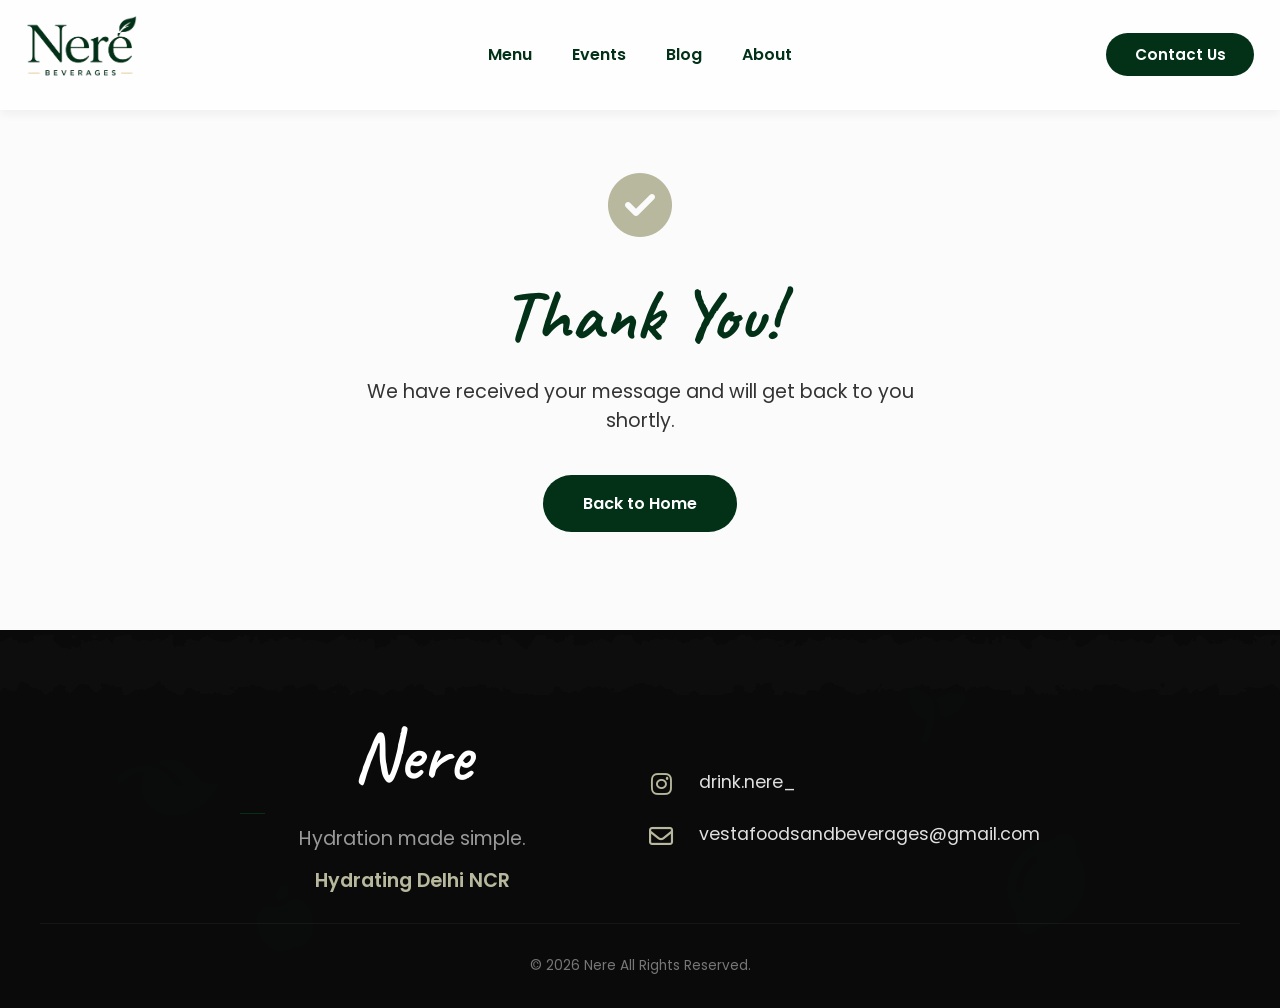
<file: thank-you.html>
<!DOCTYPE html>
<html lang="en">

<head>
    <meta charset="UTF-8">
    <meta name="viewport" content="width=device-width, initial-scale=1.0">
    <title>Thank You - Nere</title>
    <link rel="stylesheet" href="style.css">
    <!-- Google Fonts for typography -->
    <link rel="preconnect" href="https://fonts.googleapis.com">
    <link rel="preconnect" href="https://fonts.gstatic.com" crossorigin>
    <link href="https://fonts.googleapis.com/css2?family=Caveat:wght@700&family=Poppins:wght@400;500;600&display=swap"
        rel="stylesheet">
    <link rel="stylesheet" href="https://cdnjs.cloudflare.com/ajax/libs/font-awesome/6.4.0/css/all.min.css">
    <link rel="icon" type="image/png" href="images/logo.png">
</head>

<body>
    <header class="navbar">
        <div class="logo">
            <a href="index.html">
                <img src="images/logo.png" alt="Foodily Logo" class="logo-img">
            </a>
        </div>
        <button class="mobile-menu-btn"
            onclick="document.querySelector('.nav-links').classList.toggle('active'); this.classList.toggle('open');">
            <span></span>
            <span></span>
            <span></span>
        </button>
        <nav class="nav-links">
            <a href="index.html#menu"
                onclick="document.querySelector('.nav-links').classList.remove('active'); document.querySelector('.mobile-menu-btn').classList.remove('open');">Menu</a>
            <a href="index.html#events"
                onclick="document.querySelector('.nav-links').classList.remove('active'); document.querySelector('.mobile-menu-btn').classList.remove('open');">Events</a>
            <a href="index.html#blog"
                onclick="document.querySelector('.nav-links').classList.remove('active'); document.querySelector('.mobile-menu-btn').classList.remove('open');">Blog</a>
            <a href="index.html#about"
                onclick="document.querySelector('.nav-links').classList.remove('active'); document.querySelector('.mobile-menu-btn').classList.remove('open');">About</a>
            <a href="index.html#contact" class="mobile-contact-link"
                onclick="document.querySelector('.nav-links').classList.remove('active'); document.querySelector('.mobile-menu-btn').classList.remove('open');">Contact
                Us</a>
        </nav>
        <a href="index.html#contact" class="nav-contact-btn" style="text-decoration: none;">Contact Us</a>
    </header>

    <main style="min-height: 70vh; display: flex; align-items: center; justify-content: center; padding: 120px 20px 60px 20px; background-color: #fbfbfb;">
        <div style="text-align: center; max-width: 600px;">
            <div style="font-size: 4rem; color: #b7b89d; margin-bottom: 1rem;">
                <i class="fas fa-check-circle"></i>
            </div>
            <h1 style="font-family: 'Caveat', cursive; font-size: 4.5rem; color: #023118; margin-bottom: 1rem;">Thank You!</h1>
            <p style="font-family: 'Poppins', sans-serif; font-size: 1.2rem; color: #333; margin-bottom: 2.5rem;">We have received your message and will get back to you shortly.</p>
            <a href="index.html" class="buy-now-btn" style="text-decoration: none; padding: 1rem 2.5rem; display: inline-flex; justify-content: center; border-radius: 50px;">
                Back to Home
            </a>
        </div>
    </main>

    <!-- Footer Section -->
    <footer class="site-footer">
        <div class="footer-ragged-edge">
            <svg width="0" height="0">
                <filter id="footer-ragged">
                    <feTurbulence type="fractalNoise" baseFrequency="0.05" numOctaves="4" result="noise" />
                    <feDisplacementMap in="SourceGraphic" in2="noise" scale="30" xChannelSelector="R"
                        yChannelSelector="G" />
                </filter>
            </svg>
            <div class="footer-ragged-shape"></div>
        </div>

        <div class="footer-bg">
            <i class="fas fa-leaf footer-leaf-1"></i>
            <i class="fas fa-lemon footer-lemon-1"></i>
            <i class="fas fa-seedling footer-seedling-1"></i>
            <i class="fas fa-apple-whole footer-apple-1"></i>
        </div>

        <div class="footer-container">
            <div class="footer-grid"
                style="grid-template-columns: 1fr 1fr; max-width: 800px; margin: 0 auto; text-align: center; gap: 4rem;">
                <div class="footer-col">
                    <h2 class="footer-heading"
                        style="font-family: 'Caveat', cursive; font-size: 4.5rem; color: #ffffff; margin-bottom: 0.5rem;">
                        Nere</h2>
                    <p class="footer-text" style="font-size: 1.2rem; margin-bottom: 0.5rem;">Hydration made simple.</p>
                    <p class="footer-text" style="font-size: 1.2rem; font-weight: 600; color: #b7b89d;">Hydrating Delhi
                        NCR</p>
                </div>

                <div class="footer-col"
                    style="display: flex; flex-direction: column; justify-content: center; align-items: center;">
                    <div style="display: flex; flex-direction: column; align-items: flex-start;">
                        <div class="footer-contact-item"
                            style="display: flex; align-items: center; font-size: 1.1rem; margin-bottom: 1.5rem;">
                            <i class="fab fa-instagram"
                                style="color: #b7b89d; font-size: 1.5rem; margin-right: 10px; width: 24px; text-align: center;"></i>
                            <a href="https://www.instagram.com/drink.nere_/"
                                style="color: #e0e0e0; text-decoration: none;">drink.nere_</a>
                        </div>
                        <div class="footer-contact-item" style="display: flex; align-items: center; font-size: 1.1rem;">
                            <i class="far fa-envelope"
                                style="color: #b7b89d; font-size: 1.5rem; margin-right: 10px; width: 24px; text-align: center;"></i>
                            <a href="mailto:vestafoodsandbeverages@gmail.com"
                                style="color: #e0e0e0; text-decoration: none;">vestafoodsandbeverages@gmail.com</a>
                        </div>
                    </div>
                </div>
            </div>

            <div class="footer-bottom">
                <p>&copy; 2026 Nere All Rights Reserved.</p>
            </div>
        </div>
    </footer>
</body>

</html>
</file>
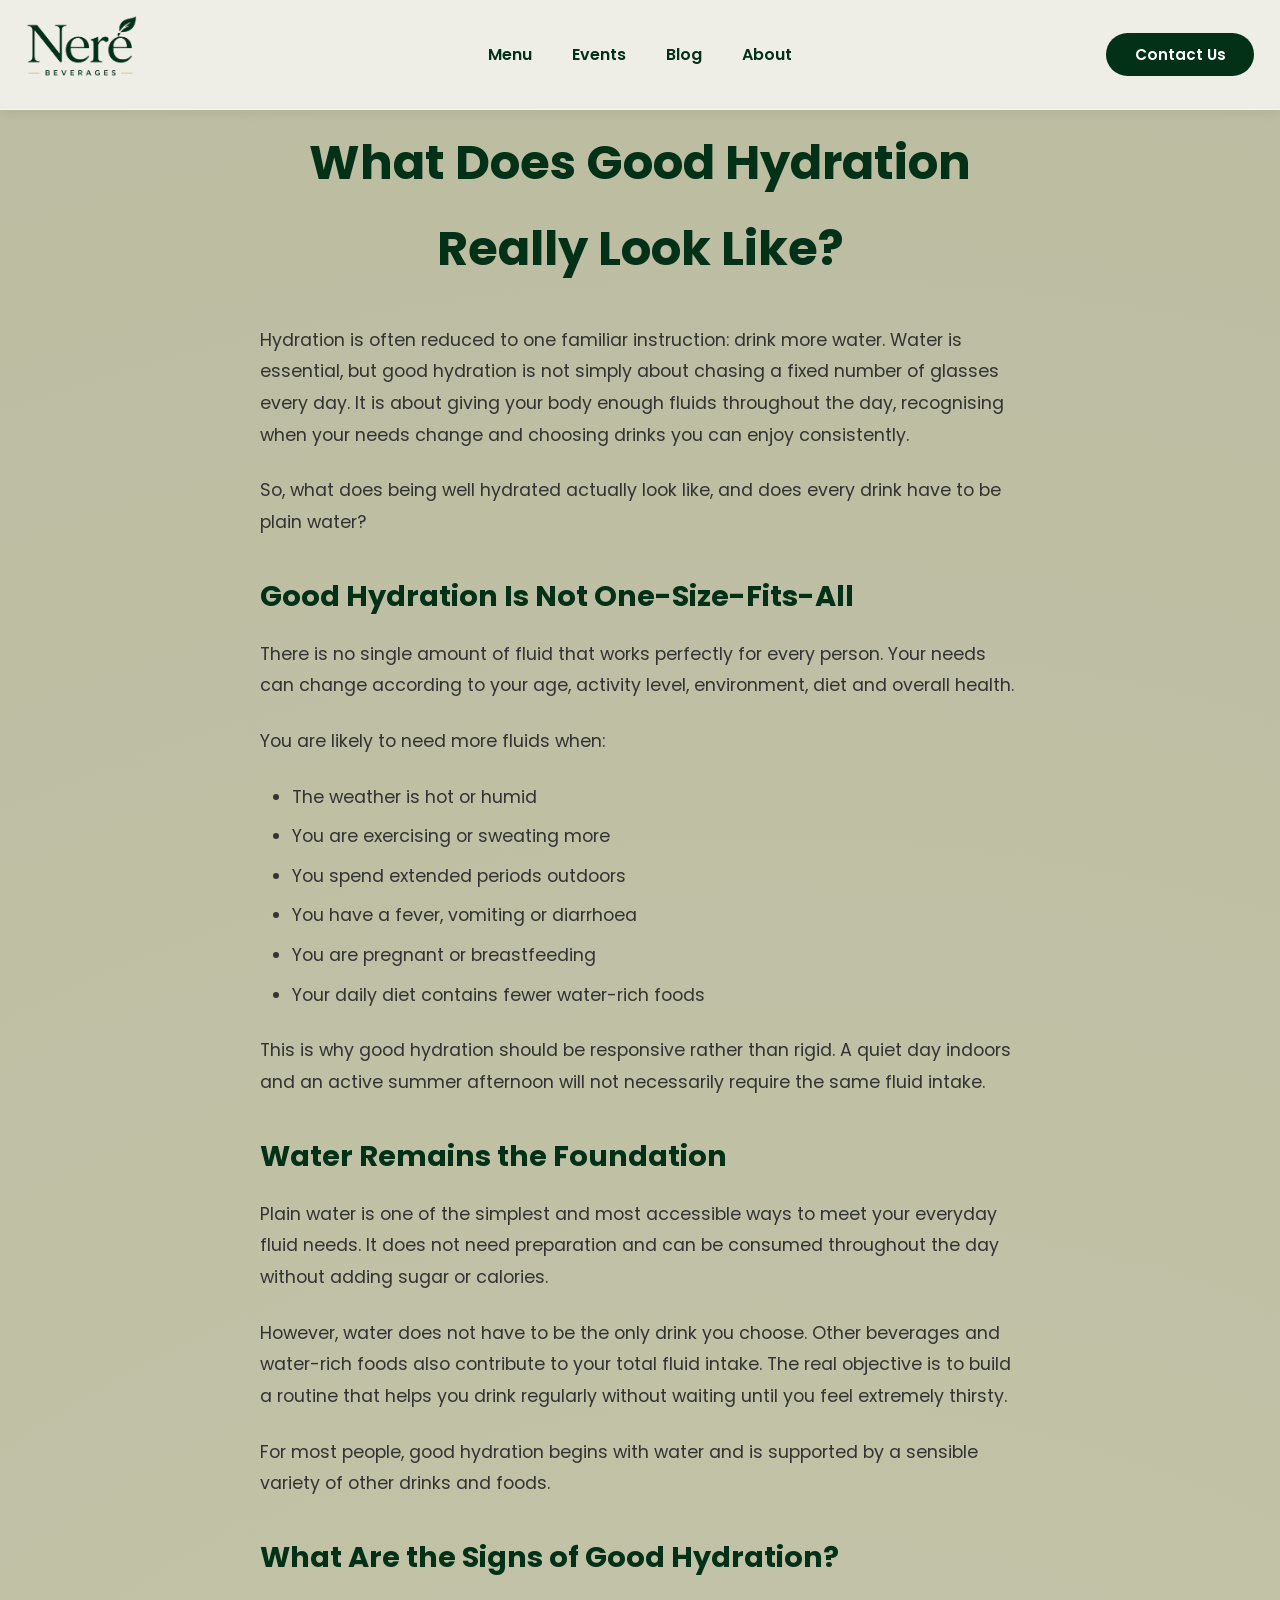
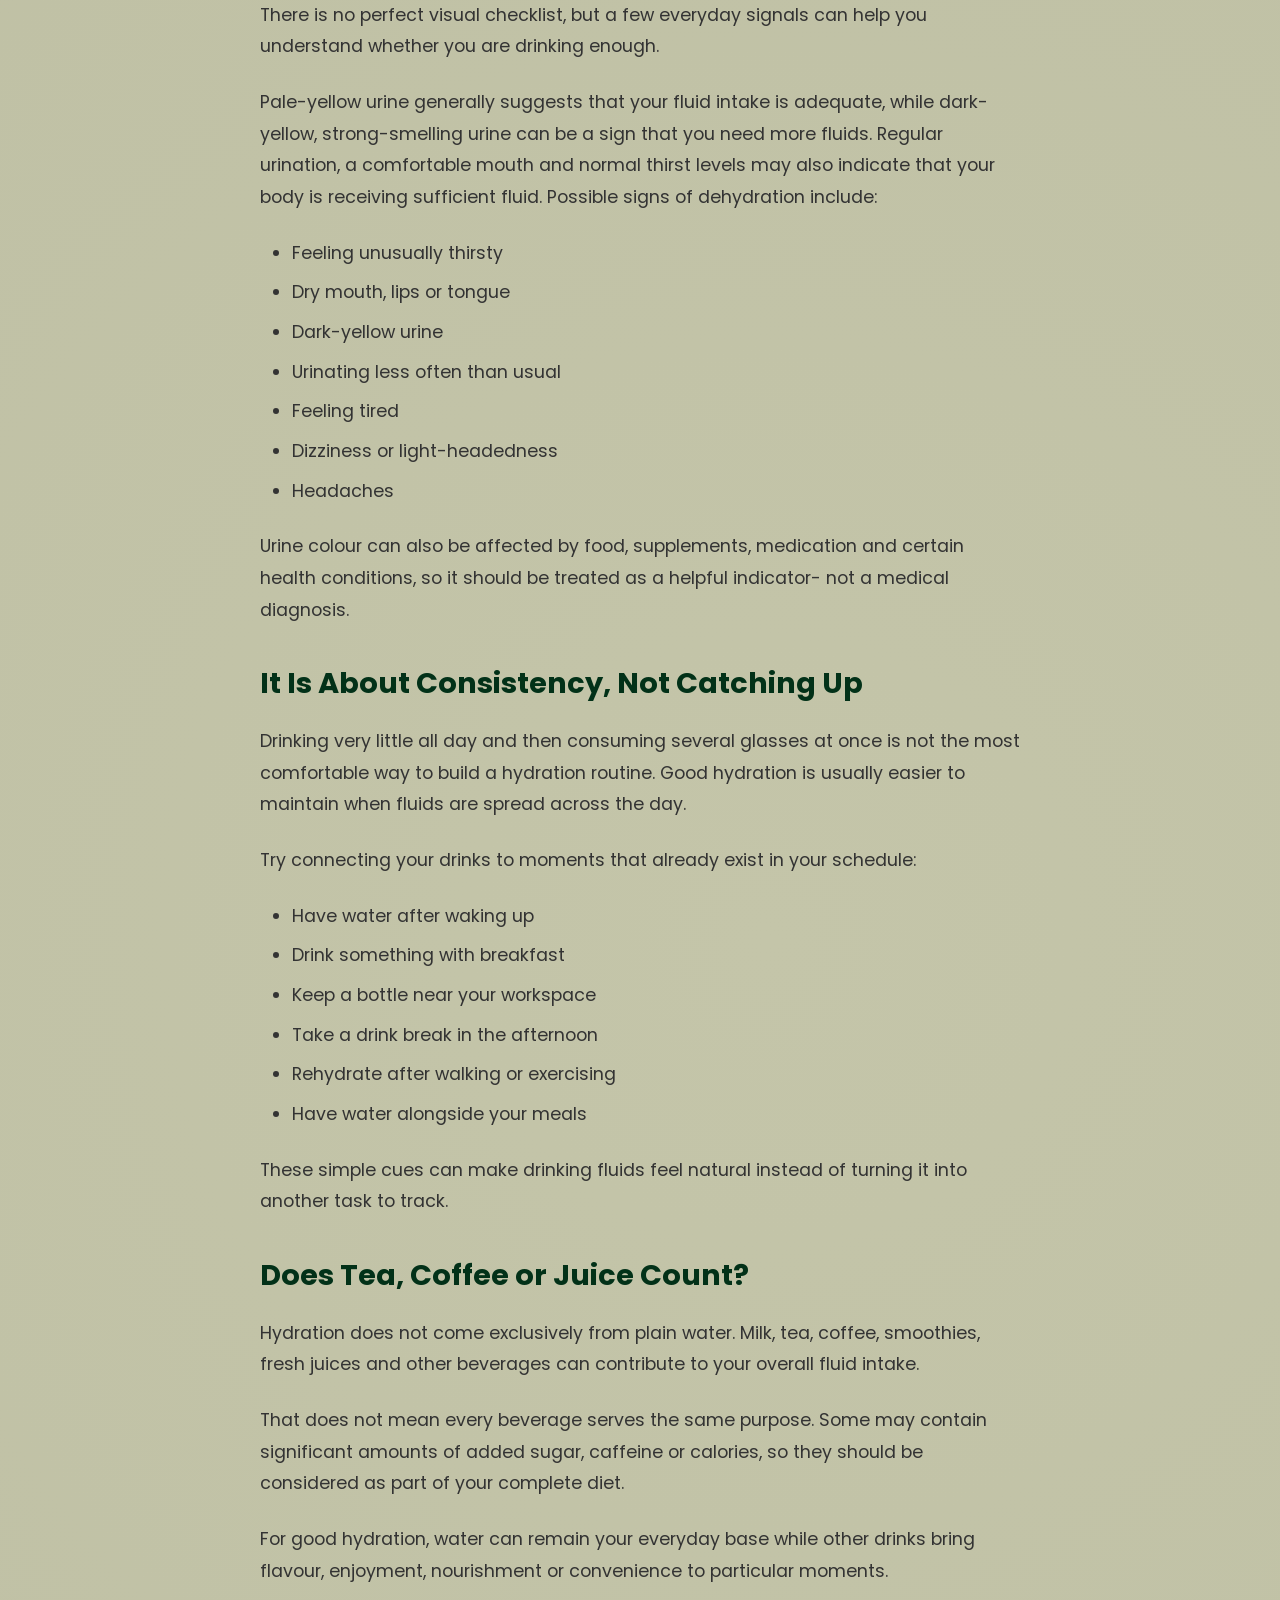
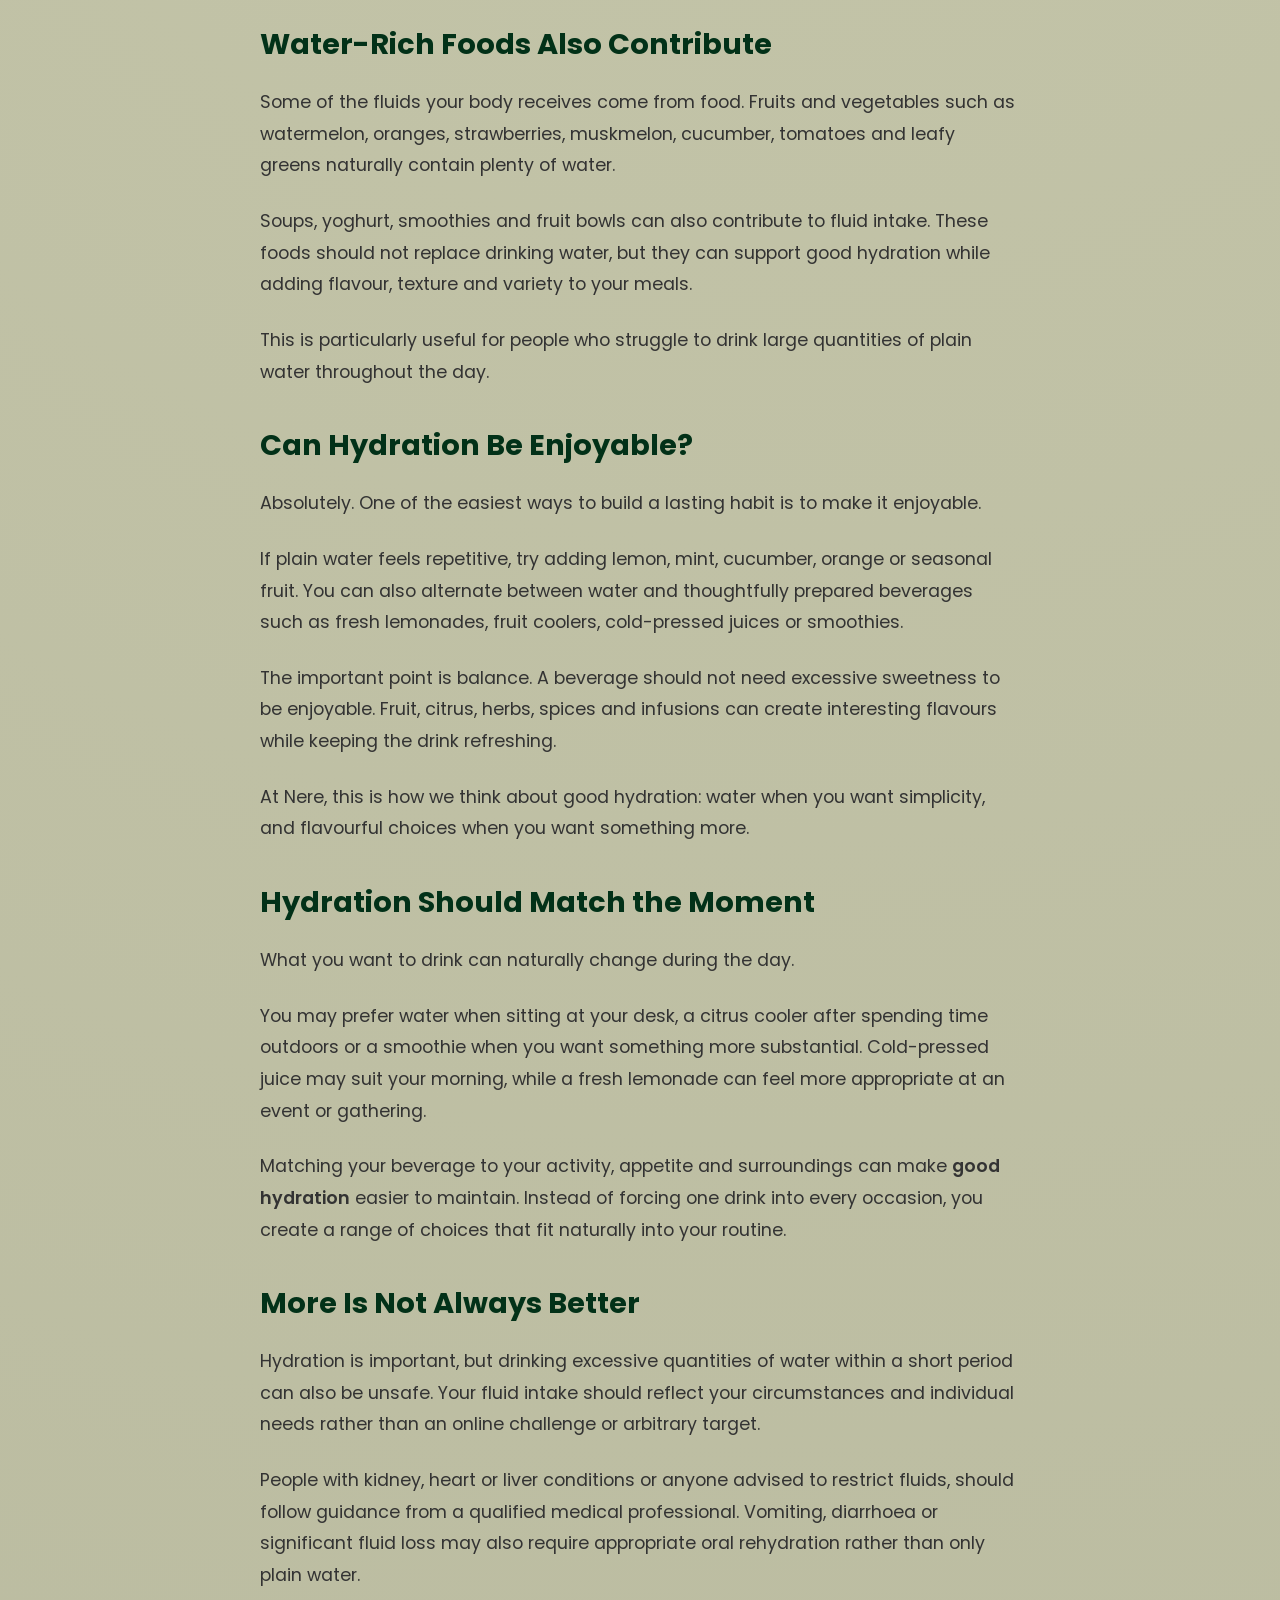
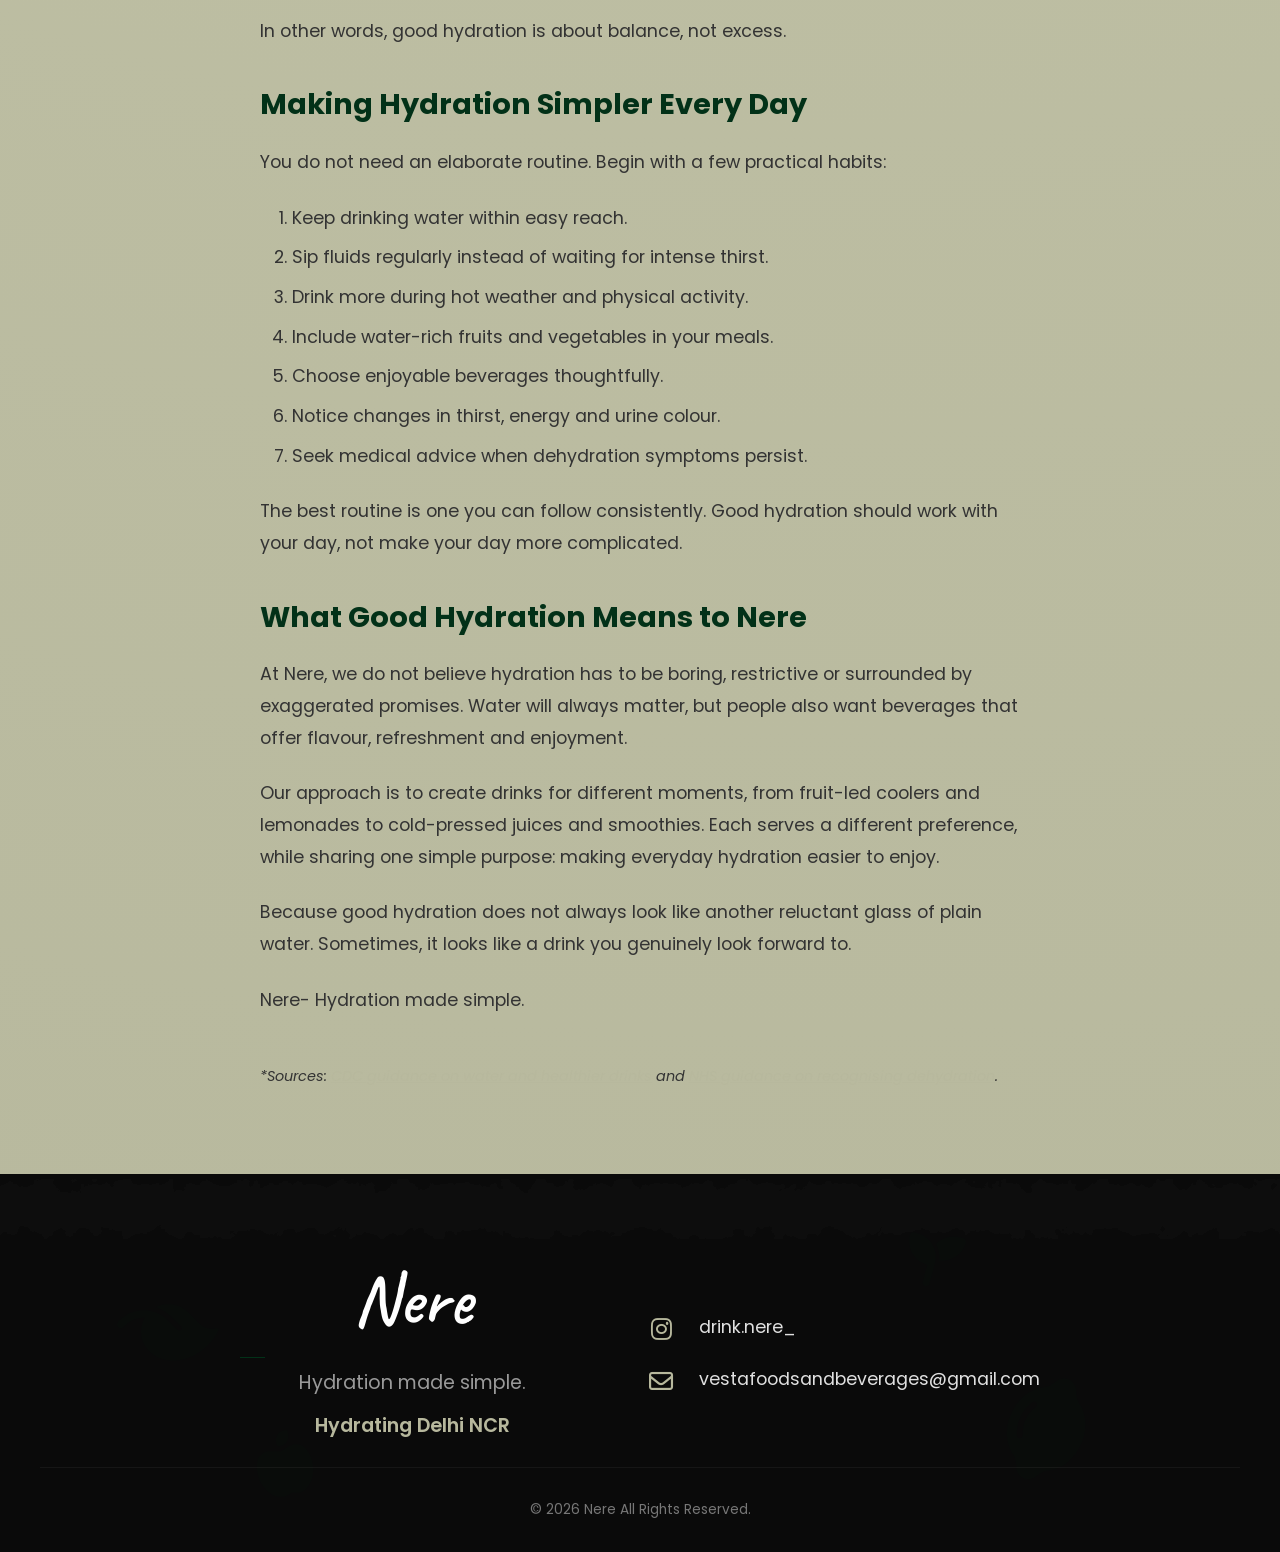
<file: what-does-good-hydration-really-look-like.html>
<!DOCTYPE html>
<html lang="en">
<head>
    <meta charset="UTF-8">
    <meta name="viewport" content="width=device-width, initial-scale=1.0">
    <title>What Does Good Hydration Really Look Like? | Nere</title>
    <meta name="description" content="What does good hydration really mean? Learn how water, nourishing beverages, water-rich foods and simple everyday habits help support hydration.">
    <link rel="stylesheet" href="style.css">
    <!-- Google Fonts for typography -->
    <link rel="preconnect" href="https://fonts.googleapis.com">
    <link rel="preconnect" href="https://fonts.gstatic.com" crossorigin>
    <link href="https://fonts.googleapis.com/css2?family=Caveat:wght@700&family=Poppins:wght@400;500;600&display=swap" rel="stylesheet">
    <link rel="stylesheet" href="https://cdnjs.cloudflare.com/ajax/libs/font-awesome/6.4.0/css/all.min.css">
    <link rel="icon" type="image/png" href="images/logo.png">
    <style>
        .blog-post-content {
            max-width: 800px;
            margin: 0 auto;
            padding: 120px 20px 60px 20px;
            font-family: 'Poppins', sans-serif;
            color: #333;
            line-height: 1.8;
        }
        .blog-post-content h1 {
            font-size: 3rem;
            color: #023118;
            margin-bottom: 2rem;
            text-align: center;
        }
        .blog-post-content h2 {
            font-size: 1.8rem;
            color: #023118;
            margin-top: 2rem;
            margin-bottom: 1rem;
        }
        .blog-post-content p {
            margin-bottom: 1.5rem;
            font-size: 1.1rem;
        }
        .blog-post-content ul, .blog-post-content ol {
            margin-bottom: 1.5rem;
            padding-left: 2rem;
            font-size: 1.1rem;
        }
        .blog-post-content li {
            margin-bottom: 0.5rem;
        }
        .blog-post-content strong {
            font-weight: 600;
        }
        .blog-post-content a {
            color: #b7b89d;
            text-decoration: underline;
        }
    </style>
</head>
<body>
    <!-- Navbar from thank-you.html -->
    <header class="navbar">
        <div class="logo">
            <a href="index.html">
                <img src="images/logo.png" alt="Foodily Logo" class="logo-img">
            </a>
        </div>
        <button class="mobile-menu-btn"
            onclick="document.querySelector('.nav-links').classList.toggle('active'); this.classList.toggle('open');">
            <span></span>
            <span></span>
            <span></span>
        </button>
        <nav class="nav-links">
            <a href="index.html#menu"
                onclick="document.querySelector('.nav-links').classList.remove('active'); document.querySelector('.mobile-menu-btn').classList.remove('open');">Menu</a>
            <a href="index.html#events"
                onclick="document.querySelector('.nav-links').classList.remove('active'); document.querySelector('.mobile-menu-btn').classList.remove('open');">Events</a>
            <a href="index.html#blog"
                onclick="document.querySelector('.nav-links').classList.remove('active'); document.querySelector('.mobile-menu-btn').classList.remove('open');">Blog</a>
            <a href="index.html#about"
                onclick="document.querySelector('.nav-links').classList.remove('active'); document.querySelector('.mobile-menu-btn').classList.remove('open');">About</a>
            <a href="index.html#contact" class="mobile-contact-link"
                onclick="document.querySelector('.nav-links').classList.remove('active'); document.querySelector('.mobile-menu-btn').classList.remove('open');">Contact
                Us</a>
        </nav>
        <a href="index.html#contact" class="nav-contact-btn" style="text-decoration: none;">Contact Us</a>
    </header>

    <main class="blog-post-content">
        <h1>What Does Good Hydration Really Look Like?</h1>
        <p>Hydration is often reduced to one familiar instruction: drink more water. Water is essential, but good hydration is not simply about chasing a fixed number of glasses every day. It is about giving your body enough fluids throughout the day, recognising when your needs change and choosing drinks you can enjoy consistently.</p>
        <p>So, what does being well hydrated actually look like, and does every drink have to be plain water?</p>

        <h2>Good Hydration Is Not One-Size-Fits-All</h2>
        <p>There is no single amount of fluid that works perfectly for every person. Your needs can change according to your age, activity level, environment, diet and overall health.</p>
        <p>You are likely to need more fluids when:</p>
        <ul>
            <li>The weather is hot or humid</li>
            <li>You are exercising or sweating more</li>
            <li>You spend extended periods outdoors</li>
            <li>You have a fever, vomiting or diarrhoea</li>
            <li>You are pregnant or breastfeeding</li>
            <li>Your daily diet contains fewer water-rich foods</li>
        </ul>
        <p>This is why good hydration should be responsive rather than rigid. A quiet day indoors and an active summer afternoon will not necessarily require the same fluid intake.</p>

        <h2>Water Remains the Foundation</h2>
        <p>Plain water is one of the simplest and most accessible ways to meet your everyday fluid needs. It does not need preparation and can be consumed throughout the day without adding sugar or calories.</p>
        <p>However, water does not have to be the only drink you choose. Other beverages and water-rich foods also contribute to your total fluid intake. The real objective is to build a routine that helps you drink regularly without waiting until you feel extremely thirsty.</p>
        <p>For most people, good hydration begins with water and is supported by a sensible variety of other drinks and foods.</p>

        <h2>What Are the Signs of Good Hydration?</h2>
        <p>There is no perfect visual checklist, but a few everyday signals can help you understand whether you are drinking enough.</p>
        <p>Pale-yellow urine generally suggests that your fluid intake is adequate, while dark-yellow, strong-smelling urine can be a sign that you need more fluids. Regular urination, a comfortable mouth and normal thirst levels may also indicate that your body is receiving sufficient fluid. Possible signs of dehydration include:</p>
        <ul>
            <li>Feeling unusually thirsty</li>
            <li>Dry mouth, lips or tongue</li>
            <li>Dark-yellow urine</li>
            <li>Urinating less often than usual</li>
            <li>Feeling tired</li>
            <li>Dizziness or light-headedness</li>
            <li>Headaches</li>
        </ul>
        <p>Urine colour can also be affected by food, supplements, medication and certain health conditions, so it should be treated as a helpful indicator- not a medical diagnosis.</p>

        <h2>It Is About Consistency, Not Catching Up</h2>
        <p>Drinking very little all day and then consuming several glasses at once is not the most comfortable way to build a hydration routine. Good hydration is usually easier to maintain when fluids are spread across the day.</p>
        <p>Try connecting your drinks to moments that already exist in your schedule:</p>
        <ul>
            <li>Have water after waking up</li>
            <li>Drink something with breakfast</li>
            <li>Keep a bottle near your workspace</li>
            <li>Take a drink break in the afternoon</li>
            <li>Rehydrate after walking or exercising</li>
            <li>Have water alongside your meals</li>
        </ul>
        <p>These simple cues can make drinking fluids feel natural instead of turning it into another task to track.</p>

        <h2>Does Tea, Coffee or Juice Count?</h2>
        <p>Hydration does not come exclusively from plain water. Milk, tea, coffee, smoothies, fresh juices and other beverages can contribute to your overall fluid intake.</p>
        <p>That does not mean every beverage serves the same purpose. Some may contain significant amounts of added sugar, caffeine or calories, so they should be considered as part of your complete diet.</p>
        <p>For good hydration, water can remain your everyday base while other drinks bring flavour, enjoyment, nourishment or convenience to particular moments.</p>

        <h2>Water-Rich Foods Also Contribute</h2>
        <p>Some of the fluids your body receives come from food. Fruits and vegetables such as watermelon, oranges, strawberries, muskmelon, cucumber, tomatoes and leafy greens naturally contain plenty of water.</p>
        <p>Soups, yoghurt, smoothies and fruit bowls can also contribute to fluid intake. These foods should not replace drinking water, but they can support good hydration while adding flavour, texture and variety to your meals.</p>
        <p>This is particularly useful for people who struggle to drink large quantities of plain water throughout the day.</p>

        <h2>Can Hydration Be Enjoyable?</h2>
        <p>Absolutely. One of the easiest ways to build a lasting habit is to make it enjoyable.</p>
        <p>If plain water feels repetitive, try adding lemon, mint, cucumber, orange or seasonal fruit. You can also alternate between water and thoughtfully prepared beverages such as fresh lemonades, fruit coolers, cold-pressed juices or smoothies.</p>
        <p>The important point is balance. A beverage should not need excessive sweetness to be enjoyable. Fruit, citrus, herbs, spices and infusions can create interesting flavours while keeping the drink refreshing.</p>
        <p>At Nere, this is how we think about good hydration: water when you want simplicity, and flavourful choices when you want something more.</p>

        <h2>Hydration Should Match the Moment</h2>
        <p>What you want to drink can naturally change during the day.</p>
        <p>You may prefer water when sitting at your desk, a citrus cooler after spending time outdoors or a smoothie when you want something more substantial. Cold-pressed juice may suit your morning, while a fresh lemonade can feel more appropriate at an event or gathering.</p>
        <p>Matching your beverage to your activity, appetite and surroundings can make <strong>good hydration</strong> easier to maintain. Instead of forcing one drink into every occasion, you create a range of choices that fit naturally into your routine.</p>

        <h2>More Is Not Always Better</h2>
        <p>Hydration is important, but drinking excessive quantities of water within a short period can also be unsafe. Your fluid intake should reflect your circumstances and individual needs rather than an online challenge or arbitrary target.</p>
        <p>People with kidney, heart or liver conditions or anyone advised to restrict fluids, should follow guidance from a qualified medical professional. Vomiting, diarrhoea or significant fluid loss may also require appropriate oral rehydration rather than only plain water.</p>
        <p>In other words, good hydration is about balance, not excess.</p>

        <h2>Making Hydration Simpler Every Day</h2>
        <p>You do not need an elaborate routine. Begin with a few practical habits:</p>
        <ol>
            <li>Keep drinking water within easy reach.</li>
            <li>Sip fluids regularly instead of waiting for intense thirst.</li>
            <li>Drink more during hot weather and physical activity.</li>
            <li>Include water-rich fruits and vegetables in your meals.</li>
            <li>Choose enjoyable beverages thoughtfully.</li>
            <li>Notice changes in thirst, energy and urine colour.</li>
            <li>Seek medical advice when dehydration symptoms persist.</li>
        </ol>
        <p>The best routine is one you can follow consistently. Good hydration should work with your day, not make your day more complicated.</p>

        <h2>What Good Hydration Means to Nere</h2>
        <p>At Nere, we do not believe hydration has to be boring, restrictive or surrounded by exaggerated promises. Water will always matter, but people also want beverages that offer flavour, refreshment and enjoyment.</p>
        <p>Our approach is to create drinks for different moments, from fruit-led coolers and lemonades to cold-pressed juices and smoothies. Each serves a different preference, while sharing one simple purpose: making everyday hydration easier to enjoy.</p>
        <p>Because good hydration does not always look like another reluctant glass of plain water. Sometimes, it looks like a drink you genuinely look forward to.</p>
        <p>Nere- Hydration made simple.</p>

        <p style="font-size: 0.9rem; margin-top: 3rem;">
            <em>*Sources: <a href="https://www.cdc.gov/healthy-weight-growth/water-healthy-drinks/index.html" target="_blank" rel="noopener">CDC guidance on water and healthier drinks</a> and <a href="https://www.royaldevon.nhs.uk/news/keep-hydrated-stay-well/" target="_blank" rel="noopener">NHS guidance on recognising dehydration</a>.</em>
        </p>
    </main>

    <!-- Footer Section -->
    <footer class="site-footer">
        <div class="footer-ragged-edge">
            <svg width="0" height="0">
                <filter id="footer-ragged">
                    <feTurbulence type="fractalNoise" baseFrequency="0.05" numOctaves="4" result="noise" />
                    <feDisplacementMap in="SourceGraphic" in2="noise" scale="30" xChannelSelector="R"
                        yChannelSelector="G" />
                </filter>
            </svg>
            <div class="footer-ragged-shape"></div>
        </div>

        <div class="footer-bg">
            <i class="fas fa-leaf footer-leaf-1"></i>
            <i class="fas fa-lemon footer-lemon-1"></i>
            <i class="fas fa-seedling footer-seedling-1"></i>
            <i class="fas fa-apple-whole footer-apple-1"></i>
        </div>

        <div class="footer-container">
            <div class="footer-grid"
                style="grid-template-columns: 1fr 1fr; max-width: 800px; margin: 0 auto; text-align: center; gap: 4rem;">
                <div class="footer-col">
                    <h2 class="footer-heading"
                        style="font-family: 'Caveat', cursive; font-size: 4.5rem; color: #ffffff; margin-bottom: 0.5rem;">
                        Nere</h2>
                    <p class="footer-text" style="font-size: 1.2rem; margin-bottom: 0.5rem;">Hydration made simple.</p>
                    <p class="footer-text" style="font-size: 1.2rem; font-weight: 600; color: #b7b89d;">Hydrating Delhi
                        NCR</p>
                </div>

                <div class="footer-col"
                    style="display: flex; flex-direction: column; justify-content: center; align-items: center;">
                    <div style="display: flex; flex-direction: column; align-items: flex-start;">
                        <div class="footer-contact-item"
                            style="display: flex; align-items: center; font-size: 1.1rem; margin-bottom: 1.5rem;">
                            <i class="fab fa-instagram"
                                style="color: #b7b89d; font-size: 1.5rem; margin-right: 10px; width: 24px; text-align: center;"></i>
                            <a href="https://www.instagram.com/drink.nere_/"
                                style="color: #e0e0e0; text-decoration: none;">drink.nere_</a>
                        </div>
                        <div class="footer-contact-item" style="display: flex; align-items: center; font-size: 1.1rem;">
                            <i class="far fa-envelope"
                                style="color: #b7b89d; font-size: 1.5rem; margin-right: 10px; width: 24px; text-align: center;"></i>
                            <a href="mailto:vestafoodsandbeverages@gmail.com"
                                style="color: #e0e0e0; text-decoration: none;">vestafoodsandbeverages@gmail.com</a>
                        </div>
                    </div>
                </div>
            </div>

            <div class="footer-bottom">
                <p>&copy; 2026 Nere All Rights Reserved.</p>
            </div>
        </div>
    </footer>
</body>
</html>
</file>
<file: style.css>
:root {
    --bg-color: #023118;
    --text-color: #ffffff;
    --btn-bg: #023118;
    --btn-hover: #023118;
    --nav-color: rgba(255, 255, 255, 0.9);
}

* {
    margin: 0;
    padding: 0;
    box-sizing: border-box;
}

html {
    scroll-behavior: smooth;
    scroll-padding-top: 100px;
}

html,
body {
    width: 100%;
    max-width: 100%;
    margin: 0;
    padding: 0;
    overflow-x: hidden;
}

body {
    font-family: 'Poppins', sans-serif;
    background-color: var(--bg-color);
    color: var(--text-color);
    min-height: 100vh;
    position: relative;
    /* Add a subtle gradient overlay to match lighting if needed */
    background: radial-gradient(circle at 60% 40%, #c4c5a9 0%, #b7b89d 100%);
}

section,
header,
footer,
main {
    width: 100%;
    max-width: 100%;
}

/* Navbar */
.navbar {
    display: flex;
    justify-content: space-between;
    align-items: center;
    padding: 1rem 2% 1rem;
    position: fixed;
    top: 0;
    left: 0;
    width: 100%;
    z-index: 1000;
    background: rgba(255, 255, 255, 0.75);
    backdrop-filter: blur(12px);
    -webkit-backdrop-filter: blur(12px);
    border-bottom: 1px solid rgba(255, 255, 255, 0.4);
    box-shadow: 0 4px 10px rgba(0, 0, 0, 0.05);
}

.logo {
    font-family: 'Caveat', cursive;
    font-size: 3.5rem;
    font-weight: 700;
    color: #ffffff;
    text-decoration: none;
    cursor: pointer;
    letter-spacing: 1px;
    display: flex;
    align-items: center;
    gap: 10px;
}

.logo-img {
    height: 60px;
    width: auto;
}

.nav-links {
    display: flex;
    gap: 2.5rem;
    position: absolute;
    left: 50%;
    transform: translateX(-50%);
}

.nav-links a {
    color: var(--bg-color);
    text-decoration: none;
    font-size: 1rem;
    font-weight: 600;
    transition: color 0.3s ease;
}

.nav-links a:hover {
    color: var(--btn-bg);
}

.nav-contact-btn {
    background-color: var(--btn-bg);
    color: #ffffff;
    border: none;
    padding: 0.6rem 1.8rem;
    border-radius: 50px;
    font-size: 0.95rem;
    font-weight: 600;
    cursor: pointer;
    font-family: 'Poppins', sans-serif;
    transition: background-color 0.3s ease, transform 0.2s ease, box-shadow 0.3s ease;
}

.nav-contact-btn:hover {
    background-color: var(--btn-hover);
    transform: translateY(-2px);
    box-shadow: 0 4px 10px rgba(0, 0, 0, 0.1);
}

.nav-icons {
    display: flex;
    gap: 1.5rem;
    color: var(--bg-color);
    font-size: 1.2rem;
    cursor: pointer;
}

/* Hero Section */
.hero {
    display: flex;
    padding: 9rem 5% 5rem;
    position: relative;
    min-height: calc(100vh - 120px);
    align-items: center;
    justify-content: space-between;
}

.content-left {
    flex: 0 0 45%;
    z-index: 10;
}

.content-right {
    flex: 0 0 50%;
    display: flex;
    justify-content: flex-end;
    align-items: center;
}

.hero-img {
    max-width: 100%;
    height: auto;
    object-fit: contain;
    border-radius: 12px;
}

.main-title {
    font-family: 'Caveat', cursive;
    font-size: 8rem;
    line-height: 0.9;
    font-weight: 700;
    margin-bottom: 2rem;
    text-shadow: 1px 2px 5px rgba(0, 0, 0, 0.05);
}

.subtitle {
    font-size: 0.95rem;
    font-weight: 400;
    max-width: 480px;
    margin-bottom: 3rem;
    line-height: 1.6;
    color: rgba(255, 255, 255, 0.85);
}

.buy-now-btn {
    display: flex;
    align-items: center;
    gap: 1rem;
    background-color: var(--btn-bg);
    color: #ffffff;
    border: none;
    padding: 0.8rem 1.8rem;
    border-radius: 50px;
    font-size: 1rem;
    font-weight: 600;
    cursor: pointer;
    font-family: 'Poppins', sans-serif;
    transition: background-color 0.3s ease, transform 0.2s ease, box-shadow 0.3s ease;
    width: max-content;
}

.buy-now-btn:hover {
    background-color: var(--btn-hover);
    transform: translateY(-2px);
    box-shadow: 0 5px 15px rgba(226, 144, 143, 0.4);
}

.btn-icon {
    background-color: #ffffff;
    width: 45px;
    height: 45px;
    border-radius: 50%;
    display: flex;
    justify-content: center;
    align-items: center;
}

.outline-btn {
    background-color: transparent;
    border: 1px solid var(--btn-bg);
    color: #333333;
    padding: 0.3rem 1.8rem 0.3rem 0.3rem;
}

.outline-btn:hover {
    background-color: rgba(226, 144, 143, 0.1);
    color: #023118;
    box-shadow: 0 5px 15px rgba(226, 144, 143, 0.2);
}

.outline-btn .btn-icon {
    background-color: var(--btn-bg);
}

/* Images Container */
.images-container {
    position: absolute;
    top: 0;
    left: 0;
    width: 100%;
    height: 100%;
    pointer-events: none;
}

.floating-img {
    position: absolute;
    mix-blend-mode: multiply;
    /* Blends the solid background of the image with the body */
}

.strawberries {
    bottom: 2%;
    left: 2%;
    width: 250px;
    z-index: 2;
    /* Keep it behind text and button */
}

.apple-ginger {
    bottom: 12%;
    right: 35%;
    left: auto;
    width: 280px;
    z-index: 4;
}

.smoothie-jar {
    bottom: 5%;
    right: 15%;
    width: 320px;
    z-index: 7;
}

.smoothie-jar-back {
    bottom: 15%;
    right: 6%;
    width: 280px;
    z-index: 3;
    opacity: 0.6;
    filter: blur(4px) brightness(0.9);
}

.autumn-leaf {
    top: -5%;
    right: -2%;
    width: 350px;
    z-index: 8;
}

/* Decorative SVG Line Shape (Optional Outline behind smoothies) */
.bg-shape {
    position: absolute;
    top: 20%;
    right: 15%;
    width: 400px;
    height: 400px;
    border: 3px solid rgba(255, 255, 255, 0.1);
    border-radius: 40% 60% 70% 30% / 40% 50% 60% 50%;
    z-index: 2;
    animation: morph 8s ease-in-out infinite;
}

@keyframes morph {

    0%,
    100% {
        border-radius: 40% 60% 70% 30% / 40% 50% 60% 50%;
    }

    34% {
        border-radius: 70% 30% 50% 50% / 30% 30% 70% 70%;
    }

    67% {
        border-radius: 100% 60% 60% 100% / 100% 100% 60% 60%;
    }
}

/* Bottom Splash Effect */
.bottom-splash {
    position: absolute;
    bottom: -5px;
    /* Pull down slightly to avoid gap */
    left: 0;
    width: 100%;
    z-index: 15;
    line-height: 0;
    /* Removes extra space below svg */
}

.bottom-splash svg {
    width: 100%;
    height: 120px;
    display: block;
}

/* Responsive */
@media (max-width: 1200px) {
    .content-left {
        padding-left: 0;
    }

    .main-title {
        font-size: 6rem;
    }

    .smoothie-jar {
        width: 300px;
        right: 10%;
    }

    .smoothie-jar-back {
        width: 250px;
        right: 2%;
    }

    .strawberries {
        width: 220px;
        left: 5%;
    }

    .apple-ginger {
        width: 240px;
        right: 30%;
        left: auto;
    }
}

@media (max-width: 991px) {
    .main-title {
        font-size: 5rem;
    }

    .subtitle {
        max-width: 100%;
    }

    .hero {
        flex-direction: column;
    }

    .content-left {
        flex: none;
        width: 100%;
        text-align: center;
        padding-top: 2rem;
    }

    .subtitle {
        margin: 0 auto 2rem auto;
    }

    .buy-now-btn {
        margin: 0 auto;
    }

    .images-container {
        position: relative;
        height: 60vh;
        margin-top: 2rem;
    }

    .apple-ginger {
        right: auto;
        left: 50%;
        transform: translateX(-50%);
        bottom: 20%;
    }

    .strawberries {
        left: 10%;
        bottom: 10%;
    }

    .smoothie-jar {
        right: 10%;
        bottom: 10%;
    }

    .smoothie-jar-back {
        display: none;
    }
}

@media (max-width: 768px) {
    .nav-links {
        display: none;
    }

    .main-title {
        font-size: 4rem;
    }

    .logo {
        font-size: 2.5rem;
    }

    .autumn-leaf {
        width: 200px;
    }
}

/* Juices Section */
.juices-section {
    display: flex;
    align-items: center;
    background-color: #ffffff;
    background-image: linear-gradient(rgba(255, 255, 255, 0.5), rgba(255, 255, 255, 0.5)), url('images/about-bg.webp');
    background-size: cover;
    background-position: center;
    background-repeat: no-repeat;
    color: #333333;
    padding: 6rem 8%;
    position: relative;
    overflow: hidden;
}

.juices-left {
    flex: 1;
    position: relative;
    display: flex;
    justify-content: center;
}

.juices-img {
    max-width: 100%;
    height: auto;
    position: relative;
    z-index: 2;
}

.juices-right {
    flex: 1;
    padding-left: 5rem;
    position: relative;
    z-index: 5;
}

.juices-subtitle {
    font-family: 'Caveat', cursive;
    color: #023118;
    font-size: 2.5rem;
    font-weight: 700;
    margin-bottom: -5px;
    letter-spacing: 1px;
}

.juices-title {
    font-size: 4rem;
    font-weight: 700;
    color: #333333;
    margin-bottom: 0.5rem;
    line-height: 1.1;
}

.juices-title span {
    color: #e2908f;
}

.separator {
    margin-bottom: 2rem;
}

.juices-text {
    font-size: 1rem;
    line-height: 1.8;
    color: #777777;
    margin-bottom: 2.5rem;
    max-width: 500px;
}

.outline-btn {
    background-color: transparent;
    color: #333333;
    border: 1px solid #023118;
    box-shadow: none;
    padding-left: 0.4rem;
}

.outline-btn:hover {
    background-color: #fff5f5;
    transform: translateY(-2px);
    color: #023118 !important;
    box-shadow: 0 4px 15px rgba(226, 144, 143, 0.15);
}

.outline-btn .btn-icon {
    background-color: #023118;
}

.sketch-overlay {
    position: absolute;
    right: -10%;
    top: 50%;
    transform: translateY(-50%);
    width: 500px;
    height: 600px;
    opacity: 0.05;
    /* very faint */
    pointer-events: none;
    z-index: 1;
}

@media (max-width: 991px) {
    .juices-section {
        flex-direction: column;
        padding: 4rem 5%;
    }

    .juices-right {
        padding-left: 0;
        margin-top: 3rem;
        text-align: center;
        display: flex;
        flex-direction: column;
        align-items: center;
    }

    .juices-text {
        text-align: center;
    }

    .sketch-overlay {
        display: none;
    }
}

/* Beverage Section */
.beverage-section {
    background-color: #ffffff;
    padding: 4rem 5%;
    text-align: center;
}

.beverage-header {
    margin-bottom: 4rem;
    display: flex;
    flex-direction: column;
    align-items: center;
}

.beverage-subtitle {
    font-family: 'Caveat', cursive;
    color: #023118;
    font-size: 2.5rem;
    font-weight: 700;
    margin-bottom: -5px;
}

.beverage-title {
    font-size: 3.5rem;
    font-weight: 700;
    color: #333333;
    margin-bottom: 0.5rem;
}

.center-separator {
    display: flex;
    justify-content: center;
}

.beverage-grid {
    display: grid;
    grid-template-columns: repeat(3, 1fr);
    gap: 2rem;
    margin-bottom: 4rem;
    padding: 0 5%;
}

.beverage-card {
    display: flex;
    flex-direction: column;
    align-items: center;
}

.beverage-card img {
    width: 100%;
    aspect-ratio: 3/4;
    object-fit: cover;
    border-radius: 8px;
    margin-bottom: 1.2rem;
    box-shadow: 0 4px 15px rgba(0, 0, 0, 0.03);
    transition: transform 0.3s ease;
}

.beverage-card:hover img {
    transform: translateY(-5px);
}

.beverage-card h4 {
    font-size: 1.1rem;
    font-weight: 700;
    color: #333333;
    margin-bottom: 0.3rem;
}

.beverage-card.highlight-text h4 {
    color: #023118;
}

.beverage-card p {
    font-size: 0.85rem;
    color: #aaaaaa;
}

.beverage-footer {
    display: flex;
    justify-content: center;
}



@media (max-width: 991px) {
    .beverage-grid {
        grid-template-columns: repeat(2, 1fr);
    }
}

@media (max-width: 600px) {
    .beverage-grid {
        grid-template-columns: 1fr;
    }
}

/* Deals Section */
.deals-section {
    position: relative;
    background: url('images/newsletter-bg.webp') center/cover no-repeat;
    padding: 8rem 5%;
    display: flex;
    align-items: center;
    justify-content: flex-start;
    min-height: 80vh;
}

.deals-top-splash,
.deals-bottom-splash {
    position: absolute;
    left: 0;
    width: 100%;
    height: 60px;
    background-size: cover;
    z-index: 5;
}

.deals-top-splash {
    top: -5px;
}

.deals-bottom-splash {
    bottom: -5px;
}

.deals-circle {
    position: relative;
    background-color: rgba(2, 49, 24, 0.95);
    width: 550px;
    height: 550px;
    border-radius: 50%;
    display: flex;
    flex-direction: column;
    justify-content: center;
    align-items: center;
    text-align: center;
    padding: 4rem;
    color: #ffffff;
    margin-left: 5%;
    box-shadow: 0 15px 35px rgba(0, 0, 0, 0.1);
    z-index: 10;
}

.circle-sketch {
    position: absolute;
    top: 50%;
    left: 50%;
    transform: translate(-50%, -50%);
    width: 80%;
    height: 80%;
    opacity: 0.1;
    z-index: 1;
    pointer-events: none;
}

.deals-subtitle {
    font-family: 'Caveat', cursive;
    font-size: 1.8rem;
    font-weight: 700;
    margin-bottom: 0.5rem;
    position: relative;
    z-index: 2;
    letter-spacing: 1px;
}

.deals-title {
    font-size: 3rem;
    font-weight: 700;
    line-height: 1.1;
    margin-bottom: 1.5rem;
    position: relative;
    z-index: 2;
}

.deals-text {
    font-size: 0.9rem;
    line-height: 1.6;
    margin-bottom: 2rem;
    max-width: 80%;
    position: relative;
    z-index: 2;
}

.deals-prompt {
    font-size: 0.9rem;
    font-weight: 700;
    margin-bottom: 1.5rem;
    text-transform: capitalize;
    position: relative;
    z-index: 2;
}

.deals-form {
    display: flex;
    align-items: center;
    background-color: rgba(255, 255, 255, 0.2);
    border: 1px solid rgba(255, 255, 255, 0.5);
    border-radius: 50px;
    padding: 0.4rem 0.4rem 0.4rem 1.5rem;
    width: 80%;
    position: relative;
    z-index: 2;
}

.deals-form input {
    background: transparent;
    border: none;
    outline: none;
    color: #ffffff;
    font-family: 'Poppins', sans-serif;
    font-size: 0.9rem;
    flex: 1;
}

.deals-form input::placeholder {
    color: rgba(255, 255, 255, 0.8);
}

.deals-form button {
    background-color: #ffffff;
    color: #023118;
    border: none;
    width: 40px;
    height: 40px;
    border-radius: 50%;
    display: flex;
    justify-content: center;
    align-items: center;
    cursor: pointer;
    transition: transform 0.2s ease;
}

.deals-form button:hover {
    transform: scale(1.05);
}

@media (max-width: 991px) {
    .deals-section {
        justify-content: center;
    }

    .deals-circle {
        width: 450px;
        height: 450px;
        margin-left: 0;
    }

    .deals-title {
        font-size: 2.5rem;
    }
}

@media (max-width: 500px) {
    .deals-circle {
        width: 90vw;
        height: 90vw;
        padding: 2rem;
    }

    .deals-title {
        font-size: 2rem;
    }

    .deals-form {
        width: 100%;
    }
}

/* Recipe Section */
.recipe-section {
    background-color: #ffffff;
    padding: 8rem 5%;
    position: relative;
    overflow: hidden;
    text-align: center;
}

.bg-text {
    position: absolute;
    top: 50%;
    left: 50%;
    transform: translate(-50%, -50%);
    font-family: 'Caveat', cursive;
    font-size: 28vw;
    color: rgba(245, 245, 245, 0.8);
    z-index: 1;
    pointer-events: none;
    white-space: nowrap;
}

.recipe-header {
    position: relative;
    z-index: 5;
    margin-bottom: 5rem;
}

.recipe-content {
    position: relative;
    max-width: 1000px;
    margin: 0 auto;
    height: 550px;
    z-index: 5;
    display: flex;
    justify-content: center;
    align-items: center;
}

.concentric-circles {
    position: absolute;
    top: 50%;
    left: 50%;
    transform: translate(-50%, -50%);
    width: 600px;
    height: 600px;
    z-index: 1;
}

.concentric-circles div {
    position: absolute;
    top: 50%;
    left: 50%;
    transform: translate(-50%, -50%);
    border: 1px solid rgba(0, 0, 0, 0.06);
    border-radius: 50%;
}

.circle-1 {
    width: 350px;
    height: 350px;
}

.circle-2 {
    width: 500px;
    height: 500px;
}

.circle-3 {
    width: 650px;
    height: 650px;
}

.recipe-bottle {
    position: relative;
    z-index: 3;
    height: 100%;
}

.bottle-img {
    height: 100%;
    width: auto;
    object-fit: contain;
    mix-blend-mode: multiply;
}

.ingredient {
    position: absolute;
    display: flex;
    align-items: center;
    gap: 1.5rem;
    z-index: 5;
    width: 350px;
}

.item-left {
    text-align: right;
    left: 0;
}

.item-right {
    text-align: left;
    right: 0;
    flex-direction: row-reverse;
}

.item-1 {
    top: 25%;
}

.item-2 {
    bottom: 25%;
}

.item-3 {
    top: 25%;
}

.item-4 {
    bottom: 25%;
}

.ingredient-icon {
    width: 60px;
    height: 60px;
    min-width: 60px;
    background-color: #023118;
    /* Orange color */
    color: #ffffff;
    border-radius: 50%;
    display: flex;
    justify-content: center;
    align-items: center;
    font-size: 1.5rem;
    box-shadow: 0 4px 15px rgba(241, 129, 26, 0.3);
    position: relative;
}

.ingredient-text h4 {
    font-size: 1.1rem;
    color: #333333;
    margin-bottom: 0.3rem;
}

.ingredient-text p {
    font-size: 0.85rem;
    color: #999999;
    line-height: 1.6;
}

/* Floating leaves */
.floating-leaf {
    position: absolute;
    color: #7ccc54;
    z-index: 4;
    opacity: 0.8;
    filter: drop-shadow(0 5px 5px rgba(0, 0, 0, 0.1));
}

.leaf-1 {
    top: 15%;
    left: 10%;
    transform: rotate(-30deg);
    font-size: 5rem;
}

.leaf-2 {
    bottom: 10%;
    right: 15%;
    transform: rotate(45deg);
    font-size: 6rem;
}

@media (max-width: 991px) {
    .recipe-content {
        height: auto;
        flex-direction: column;
        gap: 2rem;
    }

    .concentric-circles {
        display: none;
    }

    .ingredient {
        position: static;
        width: 100%;
        max-width: 400px;
        text-align: left;
        flex-direction: row-reverse;
    }

    .item-right {
        flex-direction: row-reverse;
    }

    .item-left {
        text-align: left;
    }

    .recipe-bottle {
        height: 300px;
        margin: 2rem 0;
    }

    .leaf-1,
    .leaf-2 {
        display: none;
    }
}

/* Upcoming Section */
.upcoming-section {
    display: flex;
    background-color: #f7f3e8;
    /* Creamy beige */
    min-height: 80vh;
    position: relative;
    overflow: hidden;
}

.upcoming-left {
    flex: 1;
    padding: 8rem 5%;
    position: relative;
    z-index: 2;
    display: flex;
    flex-direction: column;
    justify-content: center;
}

.upcoming-title {
    font-size: 4rem;
    font-weight: 700;
    color: #2c302e;
    line-height: 1.1;
    margin-bottom: 0.5rem;
}

.upcoming-text {
    font-size: 0.95rem;
    line-height: 1.8;
    color: #666666;
    margin-bottom: 2.5rem;
    max-width: 480px;
}

.upcoming-right {
    flex: 1;
    position: relative;
    display: flex;
    justify-content: center;
    align-items: center;
    background-color: #F7E373;
    /* Dark background to match image edges if needed */
}

.upcoming-right-img {
    width: 100%;
    height: 100%;
    object-fit: contain;
    position: absolute;
    top: 0;
    left: 0;
    z-index: 1;
}

/* Creating a realistic watercolor edge using SVG filter */
.ragged-edge {
    position: absolute;
    top: -5%;
    left: -15px;
    width: 60px;
    height: 110%;
    background-color: #f7f3e8;
    filter: url(#ragged-filter);
    z-index: 5;
}

/* Floating Items using CSS art */
.floating-items {
    position: absolute;
    bottom: -20px;
    left: 10%;
    width: 200px;
    height: 200px;
    pointer-events: none;
    z-index: 10;
}

.css-avocado {
    position: absolute;
    bottom: 20px;
    left: 20px;
    width: 50px;
    height: 70px;
    background: #d6e594;
    border: 4px solid #3c5a14;
    border-radius: 50% 50% 50% 50% / 60% 60% 40% 40%;
    transform: rotate(-25deg);
    box-shadow: inset 0 0 10px rgba(0, 0, 0, 0.1), 0 15px 15px rgba(0, 0, 0, 0.15);
}

.css-avocado::after {
    content: '';
    position: absolute;
    bottom: 12px;
    left: 50%;
    transform: translateX(-50%);
    width: 26px;
    height: 26px;
    background: #6a4224;
    border-radius: 50%;
    box-shadow: inset -2px -2px 5px rgba(0, 0, 0, 0.3);
}

.css-lime {
    position: absolute;
    bottom: 120px;
    left: 40px;
    width: 40px;
    height: 40px;
    background: #a3d95b;
    border: 3px solid #5a8a1c;
    border-radius: 50%;
    transform: rotate(20deg);
    box-shadow: 0 10px 10px rgba(0, 0, 0, 0.1);
}

.css-leaf {
    position: absolute;
    bottom: 10px;
    left: 0;
    width: 40px;
    height: 40px;
    background: #3e7019;
    border-radius: 0 40px 0 40px;
    transform: rotate(-10deg);
    box-shadow: 0 10px 10px rgba(0, 0, 0, 0.1);
}

@media (max-width: 991px) {
    .upcoming-section {
        flex-direction: column;
    }

    .upcoming-left {
        padding: 5rem 5%;
    }

    .upcoming-right {
        min-height: 400px;
    }

    .ragged-edge {
        top: -2px;
        left: 0;
        width: 100%;
        height: 60px;
        background: url('data:image/svg+xml;utf8,<svg viewBox="0 0 1000 50" preserveAspectRatio="none" xmlns="http://www.w3.org/2000/svg"><path d="M0 50 L1000 50 L1000 0 Q900 20 800 10 T600 20 T400 0 T200 25 T0 0 Z" fill="%23f7f3e8"/></svg>') repeat-x left top;
    }
}

/* Story Section */
.story-section {
    background-color: #fbfbfb;
    padding: 6rem 5%;
}

.story-top-row {
    display: flex;
    align-items: center;
    gap: 4rem;
    margin-bottom: 3rem;
}

.story-content-left {
    flex: 1;
    text-align: left;
}

.story-bottom-full {
    text-align: left;
}

.story-title {
    font-family: 'Caveat', cursive;
    color: #023118;
    font-size: 3.5rem;
    font-weight: 700;
    margin-bottom: 0.5rem;
}

.story-subtitle {
    font-size: 1.2rem;
    font-weight: 600;
    color: #2c302e;
    margin-bottom: 2rem;
}

.story-text {
    font-size: 1rem;
    color: #666666;
    line-height: 1.8;
    margin-bottom: 1.5rem;
}

.story-footer {
    font-family: 'Caveat', cursive;
    font-size: 2rem;
    color: #b7b89d;
    margin-top: 2rem;
}

.story-image-right {
    flex: 1;
    display: flex;
    justify-content: flex-end;
}

.story-img {
    max-width: 100%;
    height: auto;
    border-radius: 12px;
    object-fit: cover;
    box-shadow: 0 10px 30px rgba(0, 0, 0, 0.05);
}

/* Testimonial Section */
.testimonial-section {
    background-color: #ffffff;
    padding: 4rem 5%;
    position: relative;
    text-align: center;
    overflow: hidden;
}

.testimonial-bg {
    position: absolute;
    top: 50%;
    left: 50%;
    transform: translate(-50%, -50%);
    width: 800px;
    height: 800px;
    opacity: 0.05;
    z-index: 1;
    pointer-events: none;
}

.testimonial-bg-img {
    width: 100%;
    height: 100%;
    object-fit: contain;
    filter: grayscale(100%);
}

.testimonial-header,
.testimonial-slider {
    position: relative;
    z-index: 5;
}

.testimonial-slider {
    position: relative;
    max-width: 800px;
    margin: 0 auto;
    overflow: hidden;
}

.testimonial-slide {
    display: none;
    animation: fadeEffect 0.6s ease-in-out;
}

.testimonial-slide.active {
    display: block;
}

@keyframes fadeEffect {
    from {
        opacity: 0;
        transform: translateY(10px);
    }

    to {
        opacity: 1;
        transform: translateY(0);
    }
}

.slider-dots {
    text-align: center;
    margin-top: 1.5rem;
}

.slider-dots .dot {
    cursor: pointer;
    height: 8px;
    width: 24px;
    margin: 0 4px;
    background-color: rgba(2, 49, 24, 0.4);
    border-radius: 4px;
    display: inline-block;
    transition: background-color 0.3s ease, width 0.3s ease;
}

.slider-dots .dot.active,
.slider-dots .dot:hover {
    background-color: #023118;
    width: 32px;
}

.testimonial-img-wrapper {
    width: 120px;
    height: 120px;
    margin: 2rem auto 2rem;
    border-radius: 50%;
    padding: 6px;
    background: #ffffff;
    box-shadow: 0 10px 30px rgba(0, 0, 0, 0.08);
}

.testimonial-img {
    width: 100%;
    height: 100%;
    border-radius: 50%;
    object-fit: cover;
}

.testimonial-quote {
    font-size: 1.05rem;
    font-style: italic;
    color: #555555;
    line-height: 1.8;
    max-width: 750px;
    margin: 0 auto 1.5rem;
}

.testimonial-author {
    font-size: 0.95rem;
    color: #999999;
}

.testimonial-author span {
    color: #023118;
    font-weight: 600;
}

/* Blog Section */
.blog-section {
    background-color: #fbfbfb;
    padding: 4rem 5%;
    position: relative;
    overflow: hidden;
}

.blog-pattern {
    position: absolute;
    top: 10%;
    left: -5%;
    width: 300px;
    height: 100%;
    pointer-events: none;
    z-index: 1;
    opacity: 0.04;
}

.floating-sketches {
    font-size: 3rem;
    color: #000;
    display: flex;
    flex-wrap: wrap;
    gap: 3rem;
    width: 250px;
}

.floating-sketches i {
    transform: rotate(-15deg);
}

.blog-header {
    position: relative;
    z-index: 5;
    text-align: center;
    margin-bottom: 4rem;
}

.blog-description {
    color: #666666;
    font-size: 0.95rem;
    line-height: 1.8;
    margin-top: 1.5rem;
}

.blog-grid {
    display: grid;
    grid-template-columns: repeat(3, 1fr);
    gap: 2rem;
    max-width: 1200px;
    margin: 0 auto;
    position: relative;
    z-index: 5;
}

.blog-card {
    background-color: #ffffff;
    border-radius: 16px;
    border: 1px solid #f2f2f2;
    overflow: hidden;
    transition: transform 0.4s ease, box-shadow 0.4s ease;
    box-shadow: 0 5px 20px rgba(0, 0, 0, 0.02);
}

.blog-card:hover {
    box-shadow: 0 20px 40px rgba(0, 0, 0, 0.08);
    transform: translateY(-8px);
}

.blog-img-wrapper {
    position: relative;
    height: 280px;
    overflow: hidden;
}

.blog-img-wrapper img {
    width: 100%;
    height: 100%;
    object-fit: cover;
    transition: transform 0.5s ease;
}

.blog-card:hover .blog-img-wrapper img {
    transform: scale(1.05);
}

.img-overlay {
    position: absolute;
    top: 0;
    left: 0;
    width: 100%;
    height: 100%;
    background-color: rgba(2, 49, 24, 0.4);
    display: flex;
    justify-content: center;
    align-items: center;
    opacity: 0;
    transition: opacity 0.3s ease;
}

.blog-card:hover .img-overlay {
    opacity: 1;
}

.overlay-icon {
    width: 50px;
    height: 50px;
    border: 1px solid #ffffff;
    border-radius: 50%;
    display: flex;
    justify-content: center;
    align-items: center;
    color: #ffffff;
    font-size: 1.2rem;
    transform: translateY(20px);
    transition: transform 0.3s ease;
}

.blog-card:hover .overlay-icon {
    transform: translateY(0);
}

.blog-content {
    padding: 2.5rem 1.5rem;
    text-align: center;
}

.blog-tag {
    display: inline-block;
    background-color: rgba(183, 184, 157, 0.2);
    color: #023118;
    font-size: 0.75rem;
    font-weight: 700;
    padding: 0.4rem 1.2rem;
    border-radius: 30px;
    margin-bottom: 1.5rem;
    letter-spacing: 1.5px;
    text-transform: uppercase;
}

.blog-title {
    font-size: 1.4rem;
    font-weight: 700;
    color: #222222;
    line-height: 1.5;
    margin-bottom: 1.5rem;
    transition: color 0.3s ease;
    padding: 0 0.5rem;
}

.blog-card:hover .blog-title {
    color: #b7b89d;
}

.blog-meta {
    font-size: 0.85rem;
    color: #777777;
    display: flex;
    justify-content: center;
    align-items: center;
    gap: 0.8rem;
    border-top: 1px solid #f2f2f2;
    padding-top: 1.5rem;
}

.read-more-link {
    color: #023118;
    font-weight: 700;
    text-decoration: none;
    letter-spacing: 0.5px;
    display: inline-flex;
    align-items: center;
    gap: 5px;
    transition: color 0.3s ease;
}

.read-more-link:hover {
    color: #b7b89d;
}

.read-more-link i {
    font-size: 0.8rem;
    transition: transform 0.3s ease;
}

.read-more-link:hover i {
    transform: translateX(4px);
}

.dot-separator {
    font-size: 1.2rem;
    line-height: 0;
    position: relative;
    top: -2px;
}

@media (max-width: 991px) {
    .blog-grid {
        grid-template-columns: repeat(2, 1fr);
    }
}

@media (max-width: 600px) {
    .blog-grid {
        grid-template-columns: 1fr;
    }
}

/* Why Nere Section */
.why-nere-section {
    padding: 4rem 5%;
    background-color: #fbfbfb;
    position: relative;
}

.why-nere-container {
    max-width: 1200px;
    margin: 0 auto;
}

.why-nere-header {
    text-align: center;
    margin-bottom: 4rem;
}

.why-nere-grid {
    display: grid;
    grid-template-columns: repeat(3, 1fr);
    gap: 3rem;
}

.why-card {
    background-color: #ffffff;
    padding: 3rem 2rem;
    border-radius: 16px;
    text-align: center;
    box-shadow: 0 5px 20px rgba(0, 0, 0, 0.02);
    border: 1px solid #f2f2f2;
    transition: transform 0.4s ease, box-shadow 0.4s ease;
}

.why-card:hover {
    transform: translateY(-8px);
    box-shadow: 0 20px 40px rgba(0, 0, 0, 0.08);
}

.why-icon {
    width: 80px;
    height: 80px;
    background-color: rgba(183, 184, 157, 0.15);
    color: #023118;
    border-radius: 50%;
    display: flex;
    justify-content: center;
    align-items: center;
    font-size: 2rem;
    margin: 0 auto 1.5rem;
    transition: background-color 0.4s ease, color 0.4s ease, transform 0.4s ease;
}

.why-card:hover .why-icon {
    background-color: #023118;
    color: #ffffff;
    transform: scale(1.1) rotate(5deg);
}

.why-title {
    font-size: 1.4rem;
    font-weight: 700;
    color: #222222;
    margin-bottom: 1rem;
}

.why-text {
    font-size: 1rem;
    color: #666666;
    line-height: 1.6;
}

@media (max-width: 991px) {
    .why-nere-grid {
        grid-template-columns: repeat(2, 1fr);
    }
}

@media (max-width: 768px) {
    .why-nere-grid {
        grid-template-columns: 1fr;
    }
}

/* Gallery Feed Section */
.gallery-feed {
    width: 100%;
    overflow: hidden;
    line-height: 0;
}

.gallery-row {
    display: flex;
    width: 100%;
}

.gallery-item {
    flex: 1 1 20%;
    position: relative;
    aspect-ratio: 1 / 1;
    overflow: hidden;
    cursor: pointer;
}

.gallery-item img {
    width: 100%;
    height: 100%;
    object-fit: cover;
    transition: transform 0.6s ease;
}

.gallery-item:hover img {
    transform: scale(1.1);
}

@media (max-width: 991px) {
    .gallery-item {
        flex: 1 1 33.333%;
    }

    .gallery-row {
        flex-wrap: wrap;
    }
}

@media (max-width: 600px) {
    .gallery-item {
        flex: 1 1 50%;
    }
}

/* Footer Section */
.site-footer {
    background-color: #0a0a0a;
    /* background-image: linear-gradient(rgba(10, 10, 10, 0.3), rgba(10, 10, 10, 0.3)), url('images/footer-bg.webp'); */
    background-size: cover;
    /* background-position: center; */
    background-repeat: no-repeat;
    color: #e0e0e0;
    position: relative;
    padding: 5rem 2% 2rem;
    overflow: hidden;
}

.footer-ragged-edge {
    position: absolute;
    top: -15px;
    left: -2%;
    width: 104%;
    height: 50px;
    z-index: 5;
    pointer-events: none;
}

.footer-ragged-shape {
    width: 100%;
    height: 100%;
    background-color: #0a0a0a;
    filter: url(#footer-ragged);
}

.footer-bg {
    position: absolute;
    top: 0;
    left: 0;
    width: 100%;
    height: 100%;
    z-index: 1;
    pointer-events: none;
}

.footer-container {
    position: relative;
    z-index: 5;
    max-width: 1200px;
    margin: 0 auto;
}

.footer-grid {
    display: grid;
    grid-template-columns: 1.5fr 1fr 1fr 1.2fr;
    gap: 3rem;
    margin-bottom: 4rem;
}

.footer-heading {
    font-size: 1.1rem;
    font-weight: 600;
    color: #ffffff;
    margin-bottom: 1.8rem;
    position: relative;
    padding-bottom: 0.8rem;
}

.footer-heading::after {
    content: '';
    position: absolute;
    bottom: 0;
    left: 0;
    width: 25px;
    height: 1px;
    background-color: #023118;
}

.footer-text {
    font-size: 0.85rem;
    line-height: 1.8;
    margin-bottom: 1.5rem;
    color: #999999;
}

.footer-contact-item {
    display: flex;
    align-items: flex-start;
    gap: 1rem;
    margin-bottom: 1rem;
    font-size: 0.85rem;
    color: #999999;
}

.footer-contact-item i {
    color: #999999;
    margin-top: 4px;
}

.footer-links {
    list-style: none;
    padding: 0;
}

.footer-links li {
    margin-bottom: 0.8rem;
}

.footer-links a {
    color: #999999;
    text-decoration: none;
    font-size: 0.85rem;
    transition: color 0.3s ease, padding-left 0.3s ease;
}

.footer-links a:hover {
    color: #023118;
    padding-left: 5px;
}

.social-links a {
    display: flex;
    align-items: center;
    gap: 10px;
}

.social-links i {
    width: 16px;
}

.footer-subscribe .input-wrapper {
    position: relative;
    margin-bottom: 1rem;
}

.footer-subscribe input {
    width: 100%;
    background-color: transparent;
    border: 1px solid rgba(255, 255, 255, 0.1);
    padding: 1rem;
    color: #ffffff;
    font-family: 'Poppins', sans-serif;
    font-size: 0.85rem;
    border-radius: 2px;
    outline: none;
    transition: border-color 0.3s ease;
}

.footer-subscribe input:focus {
    border-color: #023118;
}

.input-icon {
    position: absolute;
    right: 15px;
    top: 50%;
    transform: translateY(-50%);
    background-color: #cccccc;
    color: #333;
    font-size: 0.6rem;
    padding: 2px 6px;
    border-radius: 2px;
    letter-spacing: 2px;
}

.subscribe-btn {
    width: 100%;
    background-color: #023118;
    color: #ffffff;
    border: none;
    padding: 1rem;
    font-family: 'Poppins', sans-serif;
    font-size: 0.95rem;
    font-weight: 600;
    border-radius: 2px;
    cursor: pointer;
    transition: background-color 0.3s ease;
}

.subscribe-btn:hover {
    background-color: #a5a68c;
}

.footer-bottom {
    text-align: center;
    border-top: 1px solid rgba(255, 255, 255, 0.05);
    padding-top: 2rem;
    font-size: 0.85rem;
    color: #777777;
}

/* Floating aesthetic elements */
.footer-leaf-1 {
    position: absolute;
    top: 30%;
    left: 10%;
    color: #023118;
    opacity: 0.05;
    font-size: 5rem;
    transform: rotate(45deg);
}

.footer-lemon-1 {
    position: absolute;
    bottom: 20%;
    right: 15%;
    color: #023118;
    opacity: 0.05;
    font-size: 6rem;
    transform: rotate(-20deg);
}

.footer-seedling-1 {
    position: absolute;
    top: 15%;
    right: 25%;
    color: #023118;
    opacity: 0.05;
    font-size: 3.5rem;
    transform: rotate(15deg);
}

.footer-apple-1 {
    position: absolute;
    bottom: 15%;
    left: 20%;
    color: #023118;
    opacity: 0.05;
    font-size: 4rem;
    transform: rotate(-15deg);
}

@media (max-width: 991px) {
    .footer-grid {
        grid-template-columns: repeat(2, 1fr);
    }
}

@media (max-width: 600px) {
    .footer-grid {
        grid-template-columns: 1fr;
    }
}

/* Story Section */
.story-section {
    background-color: #f7f7f7;
    padding: 4rem 5%;
    text-align: center;
    color: #333333;
}

.story-container {
    max-width: 800px;
    margin: 0 auto;
}

.story-title {
    font-family: 'Caveat', cursive;
    font-size: 4.5rem;
    color: var(--bg-color);
    margin-bottom: 1rem;
}

.story-subtitle {
    font-size: 1.5rem;
    font-weight: 600;
    margin-bottom: 3rem;
    color: #2c302e;
}

.story-text {
    font-size: 1.1rem;
    line-height: 1.8;
    margin-bottom: 1.5rem;
    color: #555555;
}

.story-footer {
    font-family: 'Caveat', cursive;
    font-size: 3rem;
    color: var(--bg-color);
    margin-top: 4rem;
}

/* --- Mobile Responsiveness Enhancements --- */

.mobile-menu-btn {
    display: none;
    background: none;
    border: none;
    cursor: pointer;
    width: 30px;
    height: 19px;
    position: relative;
    z-index: 101;
    padding: 0;
}

.mobile-menu-btn span {
    display: block;
    width: 100%;
    height: 3px;
    background-color: #023118;
    border-radius: 3px;
    position: absolute;
    left: 0;
    transition: transform 0.35s cubic-bezier(0.4, 0.0, 0.2, 1), opacity 0.3s ease, background-color 0.3s ease;
}

.mobile-menu-btn span:nth-child(1) {
    top: 0;
}

.mobile-menu-btn span:nth-child(2) {
    top: 8px;
}

.mobile-menu-btn span:nth-child(3) {
    top: 16px;
}

.mobile-menu-btn:hover span {
    background-color: #b7b89d;
}

.mobile-menu-btn.open span:nth-child(1) {
    transform: translateY(8px) rotate(45deg);
}

.mobile-menu-btn.open span:nth-child(2) {
    opacity: 0;
    transform: scaleX(0);
}

.mobile-menu-btn.open span:nth-child(3) {
    transform: translateY(-8px) rotate(-45deg);
}

/* Contact Section */
.contact-section {
    padding: 5rem 5%;
    background-color: #fbfbfb;
    position: relative;
}

.contact-header {
    text-align: center;
    margin-bottom: 3rem;
}

.contact-form-container {
    max-width: 700px;
    margin: 0 auto;
    background-color: #ffffff;
    padding: 3rem;
    border-radius: 12px;
    box-shadow: 0 10px 30px rgba(0, 0, 0, 0.05);
}

.contact-form {
    display: flex;
    flex-direction: column;
    gap: 1.5rem;
}

.form-row {
    display: flex;
    gap: 1.5rem;
}

.form-row .form-group {
    flex: 1;
}

.form-group input,
.form-group textarea {
    width: 100%;
    padding: 1rem 1.2rem;
    border: 1px solid #e0e0e0;
    border-radius: 8px;
    font-family: 'Poppins', sans-serif;
    font-size: 1rem;
    color: #333333;
    background-color: #f9f9f9;
    outline: none;
    transition: border-color 0.3s ease, background-color 0.3s ease;
}

.form-group input:focus,
.form-group textarea:focus {
    border-color: #b7b89d;
    background-color: #ffffff;
}

.form-group textarea {
    resize: vertical;
    min-height: 120px;
}

.mobile-contact-link {
    display: none;
}

@media (max-width: 991px) {
    .mobile-menu-btn {
        display: block;
    }

    .nav-contact-btn {
        display: none;
        /* Hide on mobile to save space */
    }

    .mobile-contact-link {
        display: block;
    }

    .nav-links {
        display: flex !important;
        flex-direction: column;
        position: fixed;
        top: 0;
        right: -100%;
        left: auto;
        transform: none;
        width: 300px;
        max-width: 100vw;
        height: 100vh;
        background-color: #ffffff;
        box-shadow: -10px 0 30px rgba(0, 0, 0, 0.1);
        padding: 6rem 2rem 2rem;
        z-index: 100;
        align-items: flex-start;
        gap: 2rem;
        transition: right 0.4s cubic-bezier(0.4, 0.0, 0.2, 1);
    }

    .nav-links.active {
        right: 0;
    }

    .main-title {
        font-size: 3.8rem !important;
        line-height: 1.1;
    }

    .beverage-title,
    .story-title,
    .juices-title,
    .upcoming-title {
        font-size: 2.8rem !important;
    }
}

@media (max-width: 768px) {

    .beverage-section,
    .testimonial-section,
    .blog-section,
    .why-nere-section,
    .story-section,
    .contact-section {
        padding: 3rem 5% !important;
    }

    .form-row {
        flex-direction: column;
        gap: 1rem;
    }

    .hero {
        flex-direction: column;
        text-align: center;
        gap: 3rem;
    }

    .story-top-row {
        flex-direction: column;
        text-align: left;
        gap: 3rem;
    }

    .hero .content-left,
    .hero .content-right,
    .story-content-left,
    .story-image-right {
        flex: 0 0 100%;
        padding-top: 0;
    }

    .story-image-right {
        justify-content: center;
    }

    .hero .hero-buttons {
        justify-content: center;
    }

    .main-title {
        font-size: 3rem !important;
    }

    .beverage-title,
    .story-title,
    .juices-title,
    .upcoming-title {
        font-size: 2.2rem !important;
    }

    .deals-title {
        font-size: 1.8rem !important;
    }

    .footer-section,
    .site-footer {
        padding: 4rem 5% 2rem;
    }

    .footer-grid {
        grid-template-columns: 1fr !important;
        gap: 2rem !important;
    }

    .footer-contact-item {
        word-break: break-all;
    }
}
</file>
